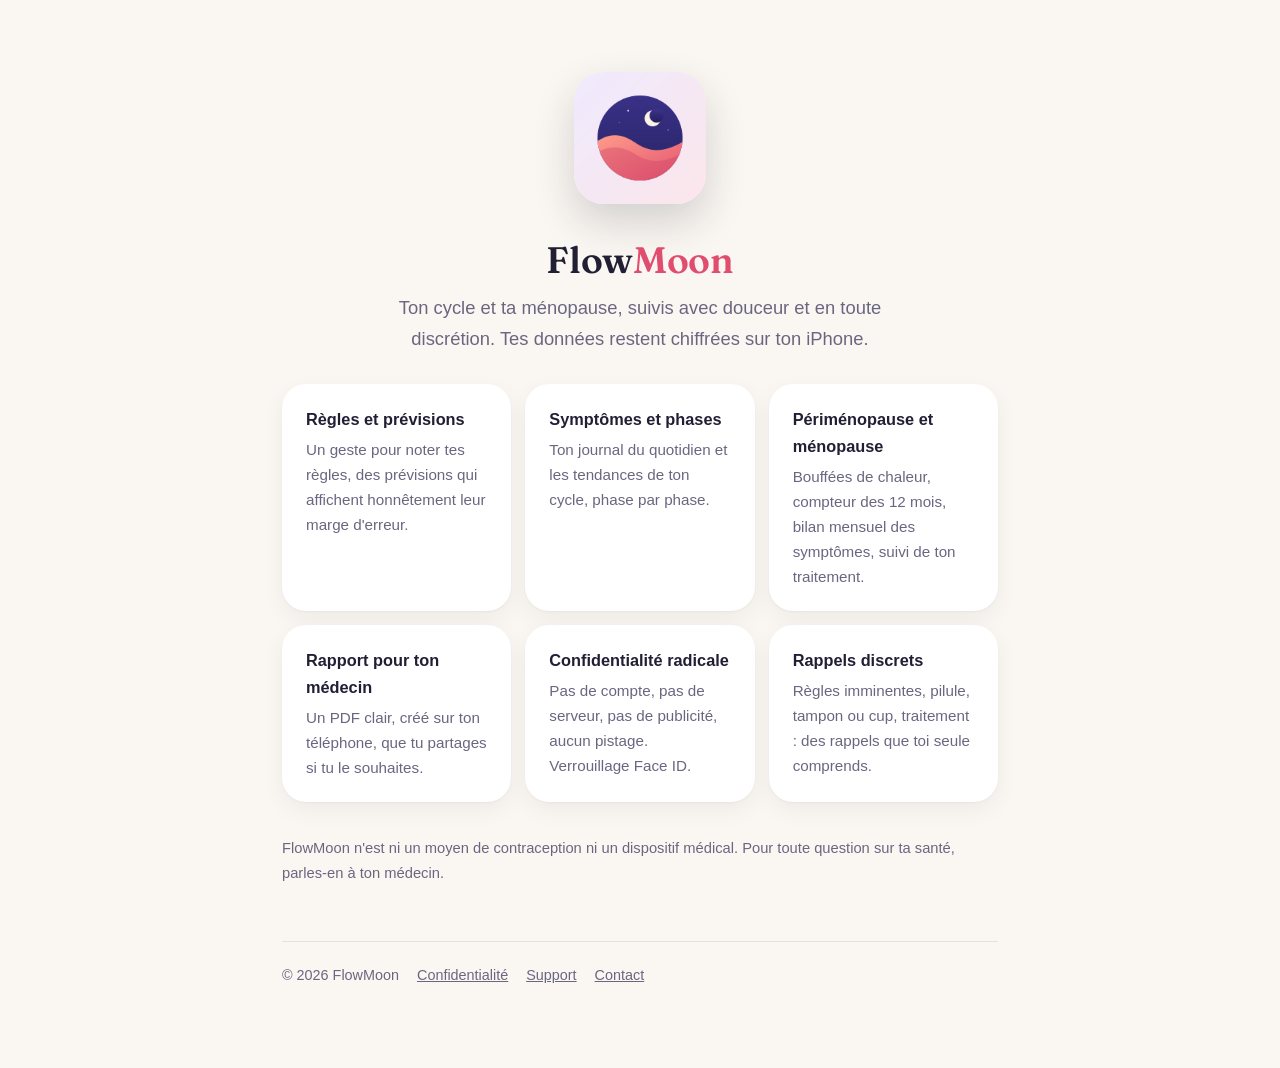
<file: index.html>
<!doctype html>
<html lang="fr">
<head>
<meta charset="utf-8">
<meta name="viewport" content="width=device-width, initial-scale=1">
<title>FlowMoon, ton cycle et ta ménopause en toute discrétion</title>
<meta name="description" content="FlowMoon suit tes règles, ton cycle, tes symptômes et ta ménopause. Tes données restent chiffrées sur ton iPhone : pas de compte, pas de serveur, pas de pistage.">
<link rel="icon" href="favicon.svg" type="image/svg+xml">
<link rel="apple-touch-icon" href="apple-touch-icon.png">
<link rel="stylesheet" href="assets/site.css">
</head>
<body>
<main>
  <section class="hero">
    <img class="icon" src="apple-touch-icon.png" alt="Icône de FlowMoon">
    <h1 style="margin-top:26px">Flow<span style="color:var(--coral)">Moon</span></h1>
    <p class="lead">Ton cycle et ta ménopause, suivis avec douceur et en toute discrétion. Tes données restent chiffrées sur ton iPhone.</p>
  </section>

  <div class="grid">
    <div class="card"><h3>Règles et prévisions</h3><p>Un geste pour noter tes règles, des prévisions qui affichent honnêtement leur marge d'erreur.</p></div>
    <div class="card"><h3>Symptômes et phases</h3><p>Ton journal du quotidien et les tendances de ton cycle, phase par phase.</p></div>
    <div class="card"><h3>Périménopause et ménopause</h3><p>Bouffées de chaleur, compteur des 12 mois, bilan mensuel des symptômes, suivi de ton traitement.</p></div>
    <div class="card"><h3>Rapport pour ton médecin</h3><p>Un PDF clair, créé sur ton téléphone, que tu partages si tu le souhaites.</p></div>
    <div class="card"><h3>Confidentialité radicale</h3><p>Pas de compte, pas de serveur, pas de publicité, aucun pistage. Verrouillage Face ID.</p></div>
    <div class="card"><h3>Rappels discrets</h3><p>Règles imminentes, pilule, tampon ou cup, traitement : des rappels que toi seule comprends.</p></div>
  </div>

  <p style="margin-top:34px;font-size:.92rem">FlowMoon n'est ni un moyen de contraception ni un dispositif médical. Pour toute question sur ta santé, parles-en à ton médecin.</p>

  <footer>
    <span>© 2026 FlowMoon</span>
    <a href="privacy.html">Confidentialité</a>
    <a href="support.html">Support</a>
    <a href="mailto:neousaxis@gmail.com">Contact</a>
  </footer>
</main>
</body>
</html>
</file>
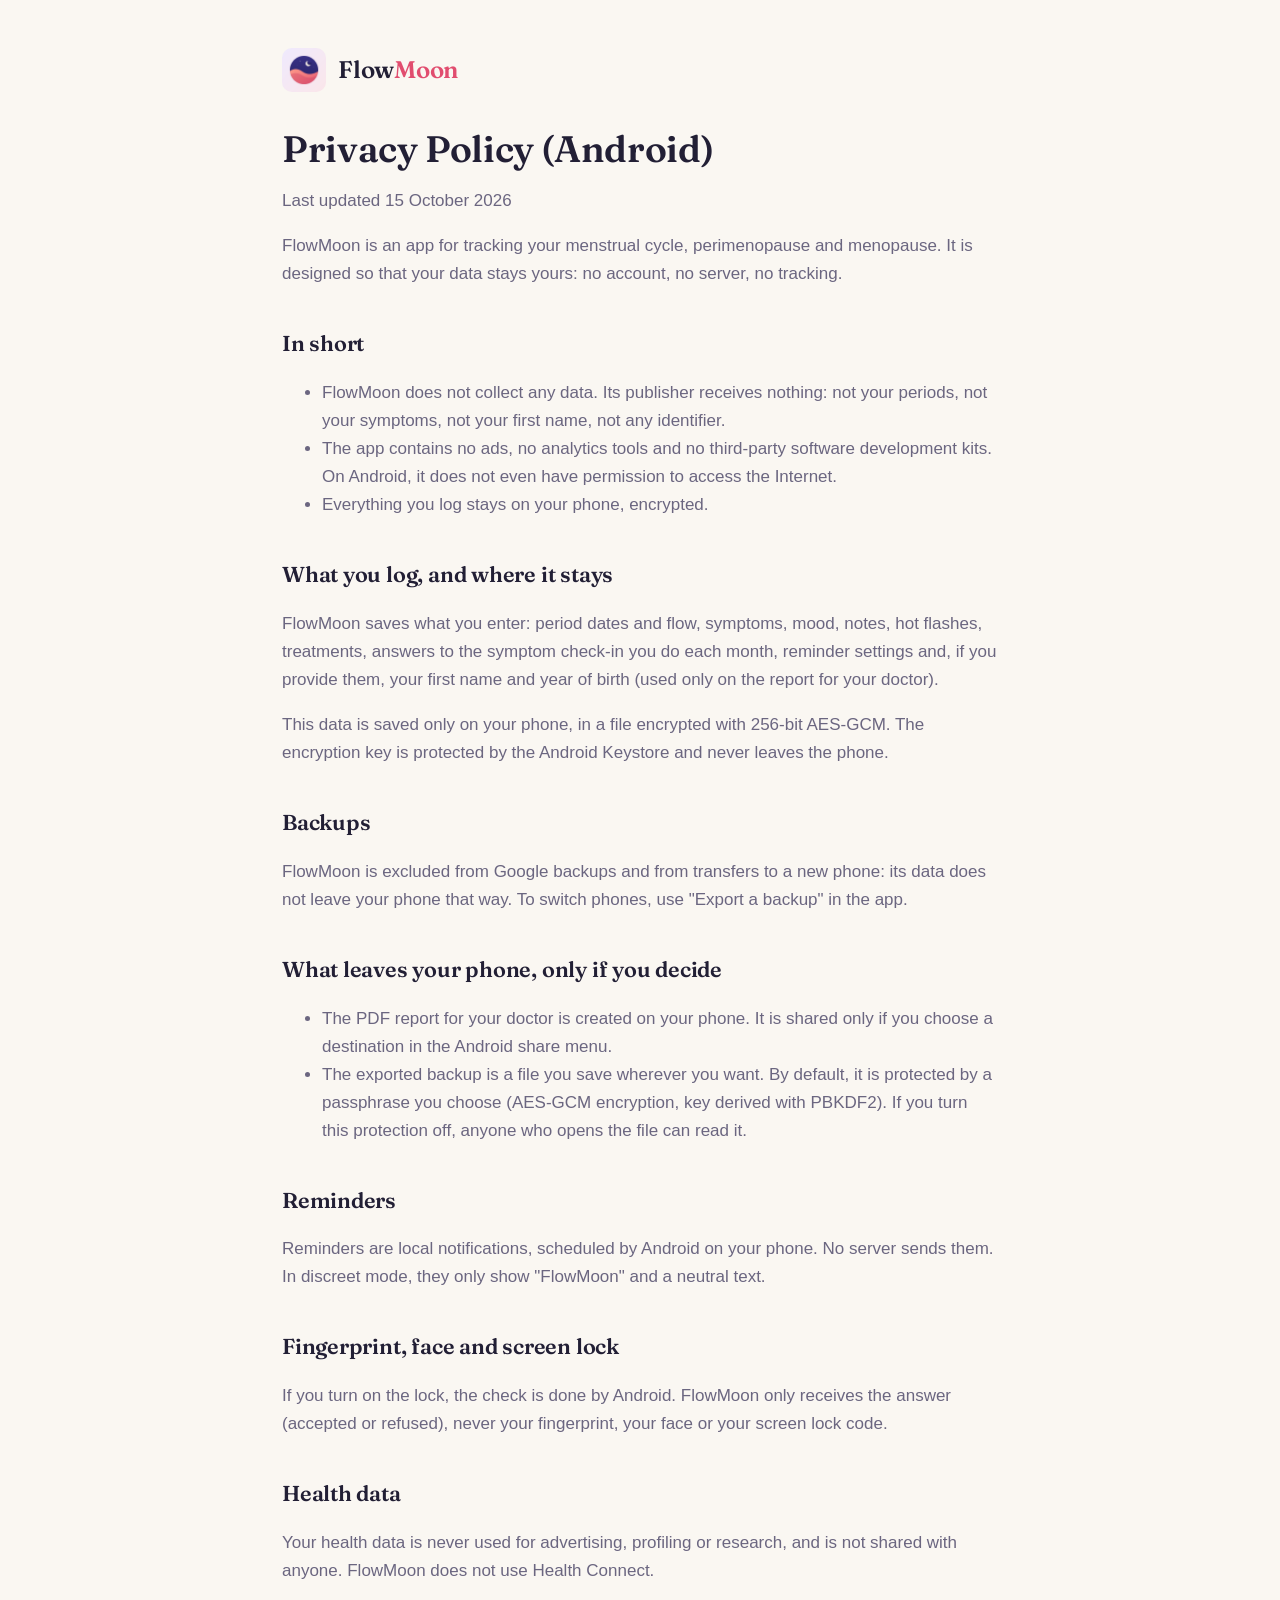
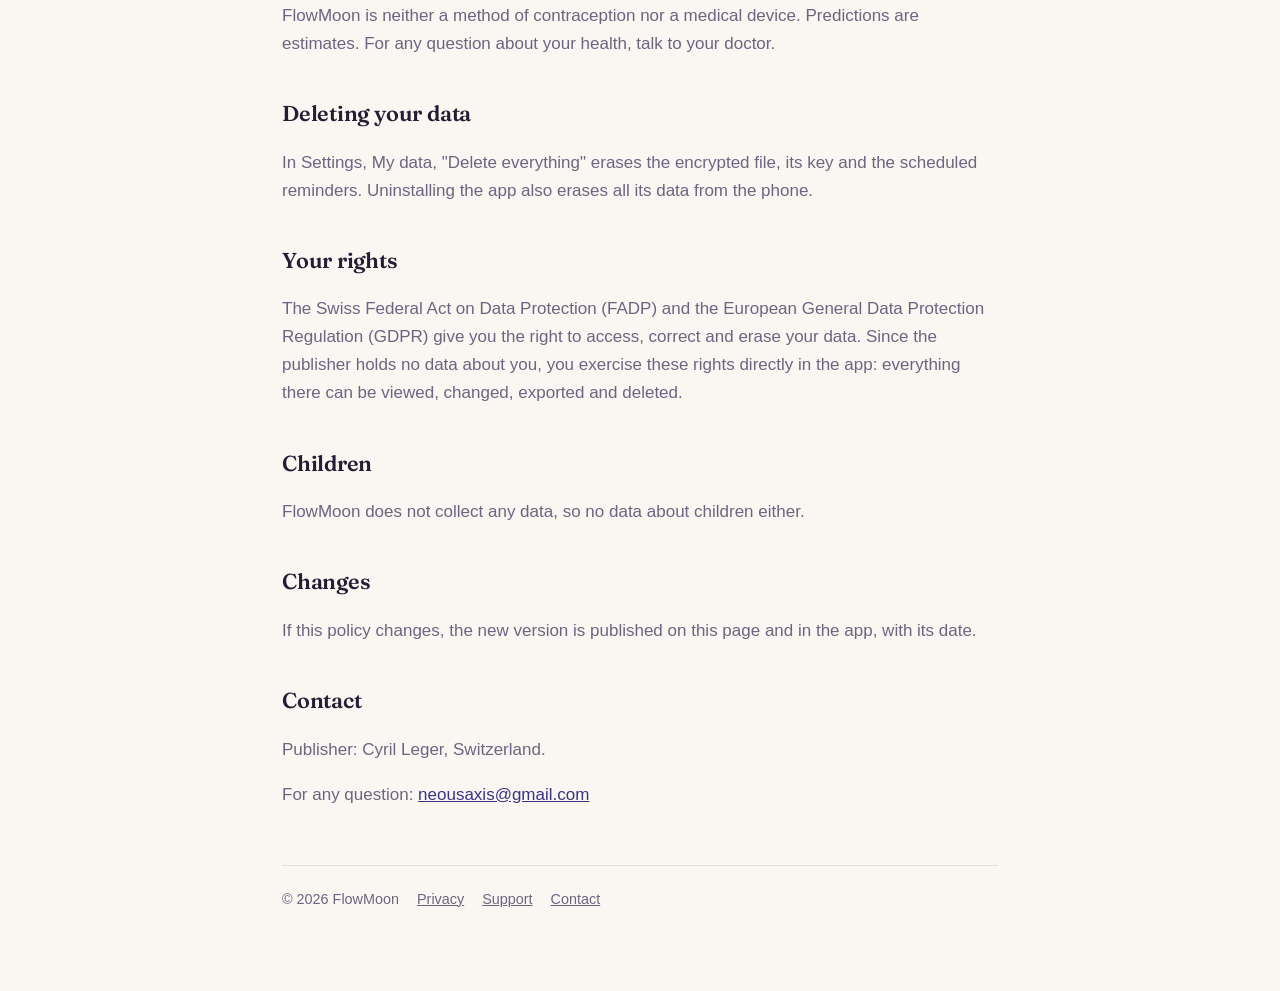
<file: privacy-android-en.html>
<!doctype html>
<html lang="en">
<head>
<meta charset="utf-8">
<meta name="viewport" content="width=device-width, initial-scale=1">
<title>FlowMoon, privacy policy (android)</title>
<link rel="icon" href="favicon.svg" type="image/svg+xml">
<link rel="apple-touch-icon" href="apple-touch-icon.png">
<link rel="stylesheet" href="assets/site.css">
</head>
<body>
<main>
<header class="top"><img src="apple-touch-icon.png" alt=""><a class="brand" href="./">Flow<span>Moon</span></a></header>
<h1>Privacy Policy (Android)</h1>
<p>Last updated 15 October 2026</p>
<p>FlowMoon is an app for tracking your menstrual cycle, perimenopause and menopause. It is designed so that your data stays yours: no account, no server, no tracking.</p>
<h2>In short</h2>
<ul><li>FlowMoon does not collect any data. Its publisher receives nothing: not your periods, not your symptoms, not your first name, not any identifier.</li><li>The app contains no ads, no analytics tools and no third-party software development kits. On Android, it does not even have permission to access the Internet.</li><li>Everything you log stays on your phone, encrypted.</li></ul>
<h2>What you log, and where it stays</h2>
<p>FlowMoon saves what you enter: period dates and flow, symptoms, mood, notes, hot flashes, treatments, answers to the symptom check-in you do each month, reminder settings and, if you provide them, your first name and year of birth (used only on the report for your doctor).</p>
<p>This data is saved only on your phone, in a file encrypted with 256-bit AES-GCM. The encryption key is protected by the Android Keystore and never leaves the phone.</p>
<h2>Backups</h2>
<p>FlowMoon is excluded from Google backups and from transfers to a new phone: its data does not leave your phone that way. To switch phones, use &quot;Export a backup&quot; in the app.</p>
<h2>What leaves your phone, only if you decide</h2>
<ul><li>The PDF report for your doctor is created on your phone. It is shared only if you choose a destination in the Android share menu.</li><li>The exported backup is a file you save wherever you want. By default, it is protected by a passphrase you choose (AES-GCM encryption, key derived with PBKDF2). If you turn this protection off, anyone who opens the file can read it.</li></ul>
<h2>Reminders</h2>
<p>Reminders are local notifications, scheduled by Android on your phone. No server sends them. In discreet mode, they only show &quot;FlowMoon&quot; and a neutral text.</p>
<h2>Fingerprint, face and screen lock</h2>
<p>If you turn on the lock, the check is done by Android. FlowMoon only receives the answer (accepted or refused), never your fingerprint, your face or your screen lock code.</p>
<h2>Health data</h2>
<p>Your health data is never used for advertising, profiling or research, and is not shared with anyone. FlowMoon does not use Health Connect.</p>
<p>FlowMoon is neither a method of contraception nor a medical device. Predictions are estimates. For any question about your health, talk to your doctor.</p>
<h2>Deleting your data</h2>
<p>In Settings, My data, &quot;Delete everything&quot; erases the encrypted file, its key and the scheduled reminders. Uninstalling the app also erases all its data from the phone.</p>
<h2>Your rights</h2>
<p>The Swiss Federal Act on Data Protection (FADP) and the European General Data Protection Regulation (GDPR) give you the right to access, correct and erase your data. Since the publisher holds no data about you, you exercise these rights directly in the app: everything there can be viewed, changed, exported and deleted.</p>
<h2>Children</h2>
<p>FlowMoon does not collect any data, so no data about children either.</p>
<h2>Changes</h2>
<p>If this policy changes, the new version is published on this page and in the app, with its date.</p>
<h2>Contact</h2>
<p>Publisher: Cyril Leger, Switzerland.</p>
<p>For any question: <a href="mailto:neousaxis@gmail.com">neousaxis@gmail.com</a></p>
<footer>
<span>© 2026 FlowMoon</span>
<a href="privacy-android-en.html">Privacy</a>
<a href="support-android-en.html">Support</a>
<a href="mailto:neousaxis@gmail.com">Contact</a>
</footer>
</main>
</body>
</html>
</file>
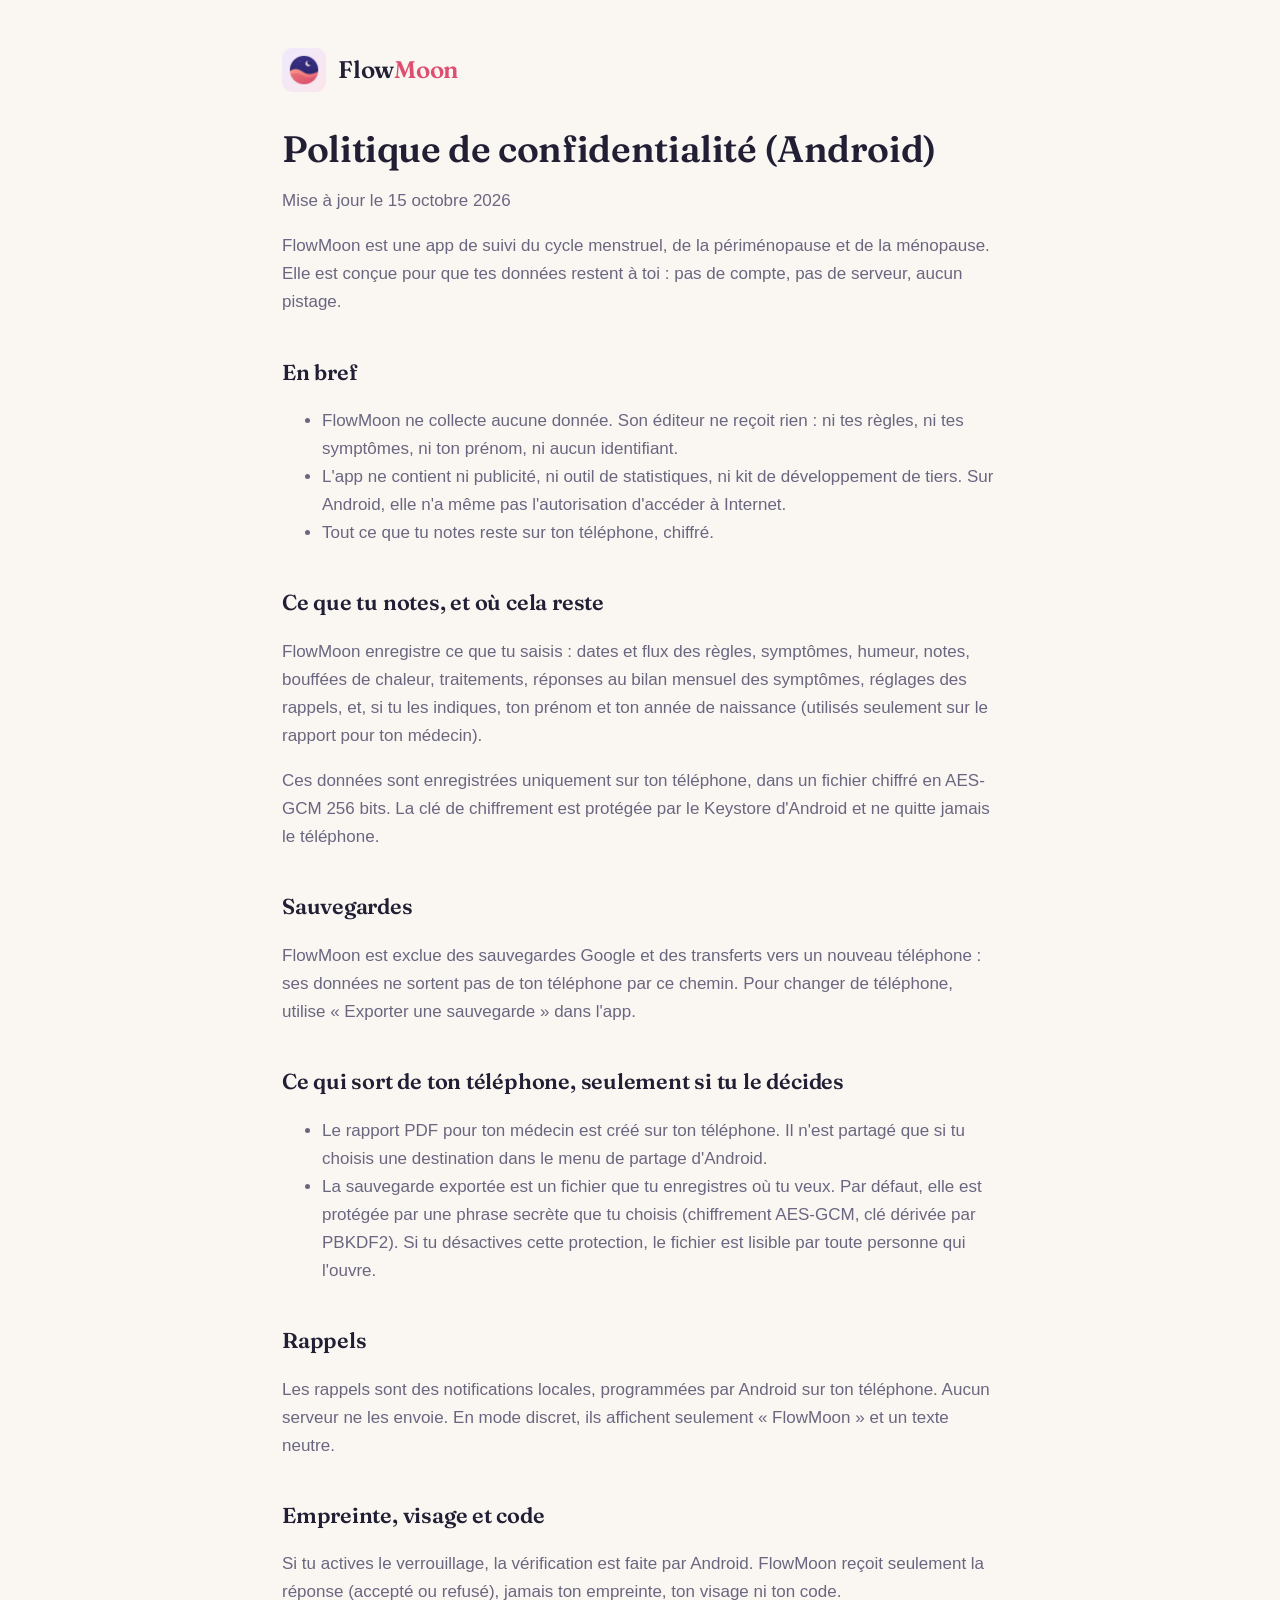
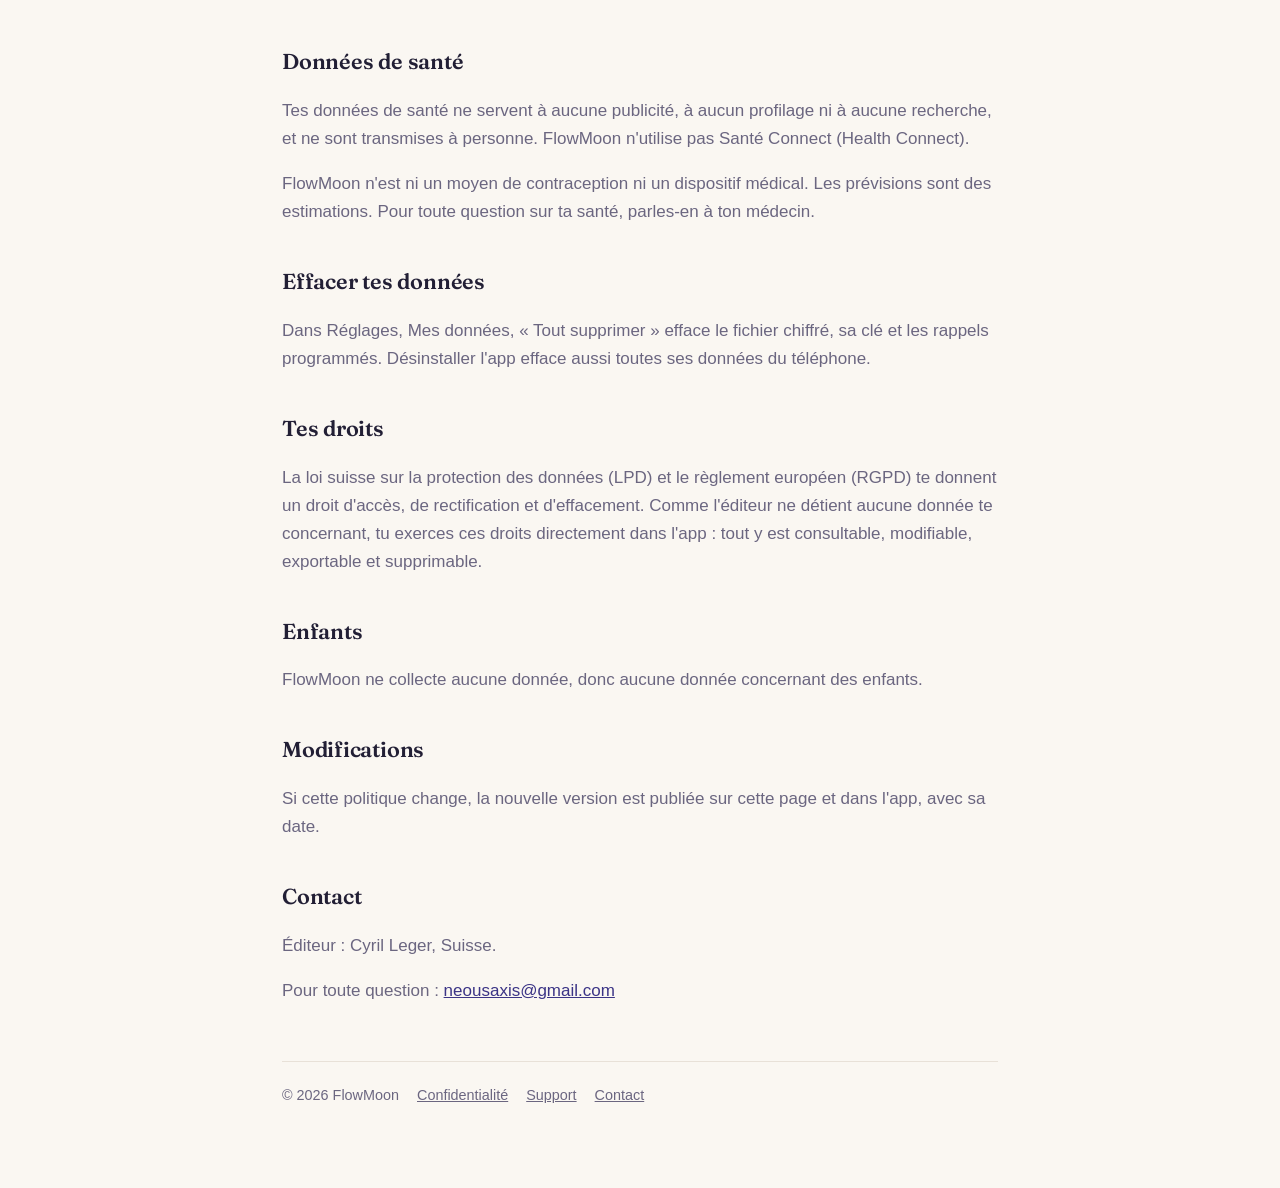
<file: privacy-android.html>
<!doctype html>
<html lang="fr">
<head>
<meta charset="utf-8">
<meta name="viewport" content="width=device-width, initial-scale=1">
<title>FlowMoon, politique de confidentialité (android)</title>
<link rel="icon" href="favicon.svg" type="image/svg+xml">
<link rel="apple-touch-icon" href="apple-touch-icon.png">
<link rel="stylesheet" href="assets/site.css">
</head>
<body>
<main>
<header class="top"><img src="apple-touch-icon.png" alt=""><a class="brand" href="./">Flow<span>Moon</span></a></header>
<h1>Politique de confidentialité (Android)</h1>
<p>Mise à jour le 15 octobre 2026</p>
<p>FlowMoon est une app de suivi du cycle menstruel, de la périménopause et de la ménopause. Elle est conçue pour que tes données restent à toi : pas de compte, pas de serveur, aucun pistage.</p>
<h2>En bref</h2>
<ul><li>FlowMoon ne collecte aucune donnée. Son éditeur ne reçoit rien : ni tes règles, ni tes symptômes, ni ton prénom, ni aucun identifiant.</li><li>L'app ne contient ni publicité, ni outil de statistiques, ni kit de développement de tiers. Sur Android, elle n'a même pas l'autorisation d'accéder à Internet.</li><li>Tout ce que tu notes reste sur ton téléphone, chiffré.</li></ul>
<h2>Ce que tu notes, et où cela reste</h2>
<p>FlowMoon enregistre ce que tu saisis : dates et flux des règles, symptômes, humeur, notes, bouffées de chaleur, traitements, réponses au bilan mensuel des symptômes, réglages des rappels, et, si tu les indiques, ton prénom et ton année de naissance (utilisés seulement sur le rapport pour ton médecin).</p>
<p>Ces données sont enregistrées uniquement sur ton téléphone, dans un fichier chiffré en AES-GCM 256 bits. La clé de chiffrement est protégée par le Keystore d'Android et ne quitte jamais le téléphone.</p>
<h2>Sauvegardes</h2>
<p>FlowMoon est exclue des sauvegardes Google et des transferts vers un nouveau téléphone : ses données ne sortent pas de ton téléphone par ce chemin. Pour changer de téléphone, utilise « Exporter une sauvegarde » dans l'app.</p>
<h2>Ce qui sort de ton téléphone, seulement si tu le décides</h2>
<ul><li>Le rapport PDF pour ton médecin est créé sur ton téléphone. Il n'est partagé que si tu choisis une destination dans le menu de partage d'Android.</li><li>La sauvegarde exportée est un fichier que tu enregistres où tu veux. Par défaut, elle est protégée par une phrase secrète que tu choisis (chiffrement AES-GCM, clé dérivée par PBKDF2). Si tu désactives cette protection, le fichier est lisible par toute personne qui l'ouvre.</li></ul>
<h2>Rappels</h2>
<p>Les rappels sont des notifications locales, programmées par Android sur ton téléphone. Aucun serveur ne les envoie. En mode discret, ils affichent seulement « FlowMoon » et un texte neutre.</p>
<h2>Empreinte, visage et code</h2>
<p>Si tu actives le verrouillage, la vérification est faite par Android. FlowMoon reçoit seulement la réponse (accepté ou refusé), jamais ton empreinte, ton visage ni ton code.</p>
<h2>Données de santé</h2>
<p>Tes données de santé ne servent à aucune publicité, à aucun profilage ni à aucune recherche, et ne sont transmises à personne. FlowMoon n'utilise pas Santé Connect (Health Connect).</p>
<p>FlowMoon n'est ni un moyen de contraception ni un dispositif médical. Les prévisions sont des estimations. Pour toute question sur ta santé, parles-en à ton médecin.</p>
<h2>Effacer tes données</h2>
<p>Dans Réglages, Mes données, « Tout supprimer » efface le fichier chiffré, sa clé et les rappels programmés. Désinstaller l'app efface aussi toutes ses données du téléphone.</p>
<h2>Tes droits</h2>
<p>La loi suisse sur la protection des données (LPD) et le règlement européen (RGPD) te donnent un droit d'accès, de rectification et d'effacement. Comme l'éditeur ne détient aucune donnée te concernant, tu exerces ces droits directement dans l'app : tout y est consultable, modifiable, exportable et supprimable.</p>
<h2>Enfants</h2>
<p>FlowMoon ne collecte aucune donnée, donc aucune donnée concernant des enfants.</p>
<h2>Modifications</h2>
<p>Si cette politique change, la nouvelle version est publiée sur cette page et dans l'app, avec sa date.</p>
<h2>Contact</h2>
<p>Éditeur : Cyril Leger, Suisse.</p>
<p>Pour toute question : <a href="mailto:neousaxis@gmail.com">neousaxis@gmail.com</a></p>
<footer>
<span>© 2026 FlowMoon</span>
<a href="privacy-android.html">Confidentialité</a>
<a href="support-android.html">Support</a>
<a href="mailto:neousaxis@gmail.com">Contact</a>
</footer>
</main>
</body>
</html>
</file>
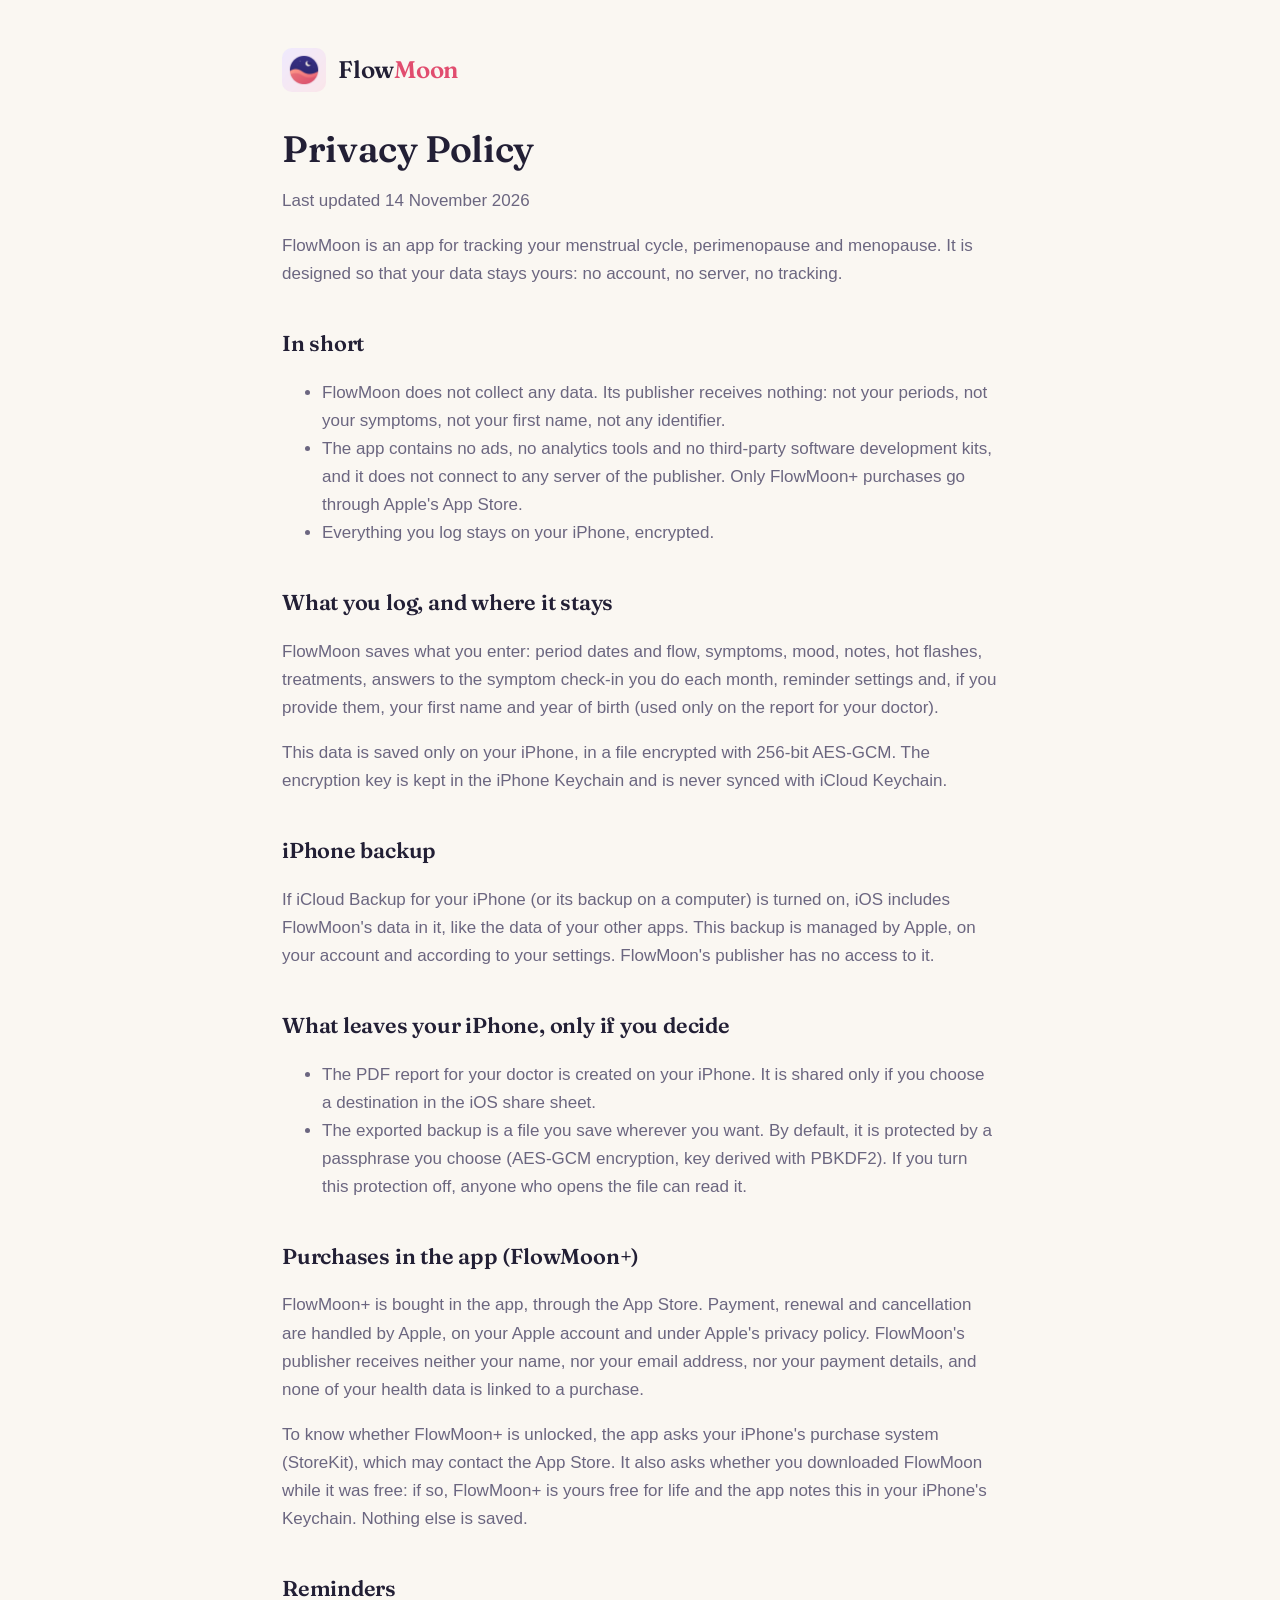
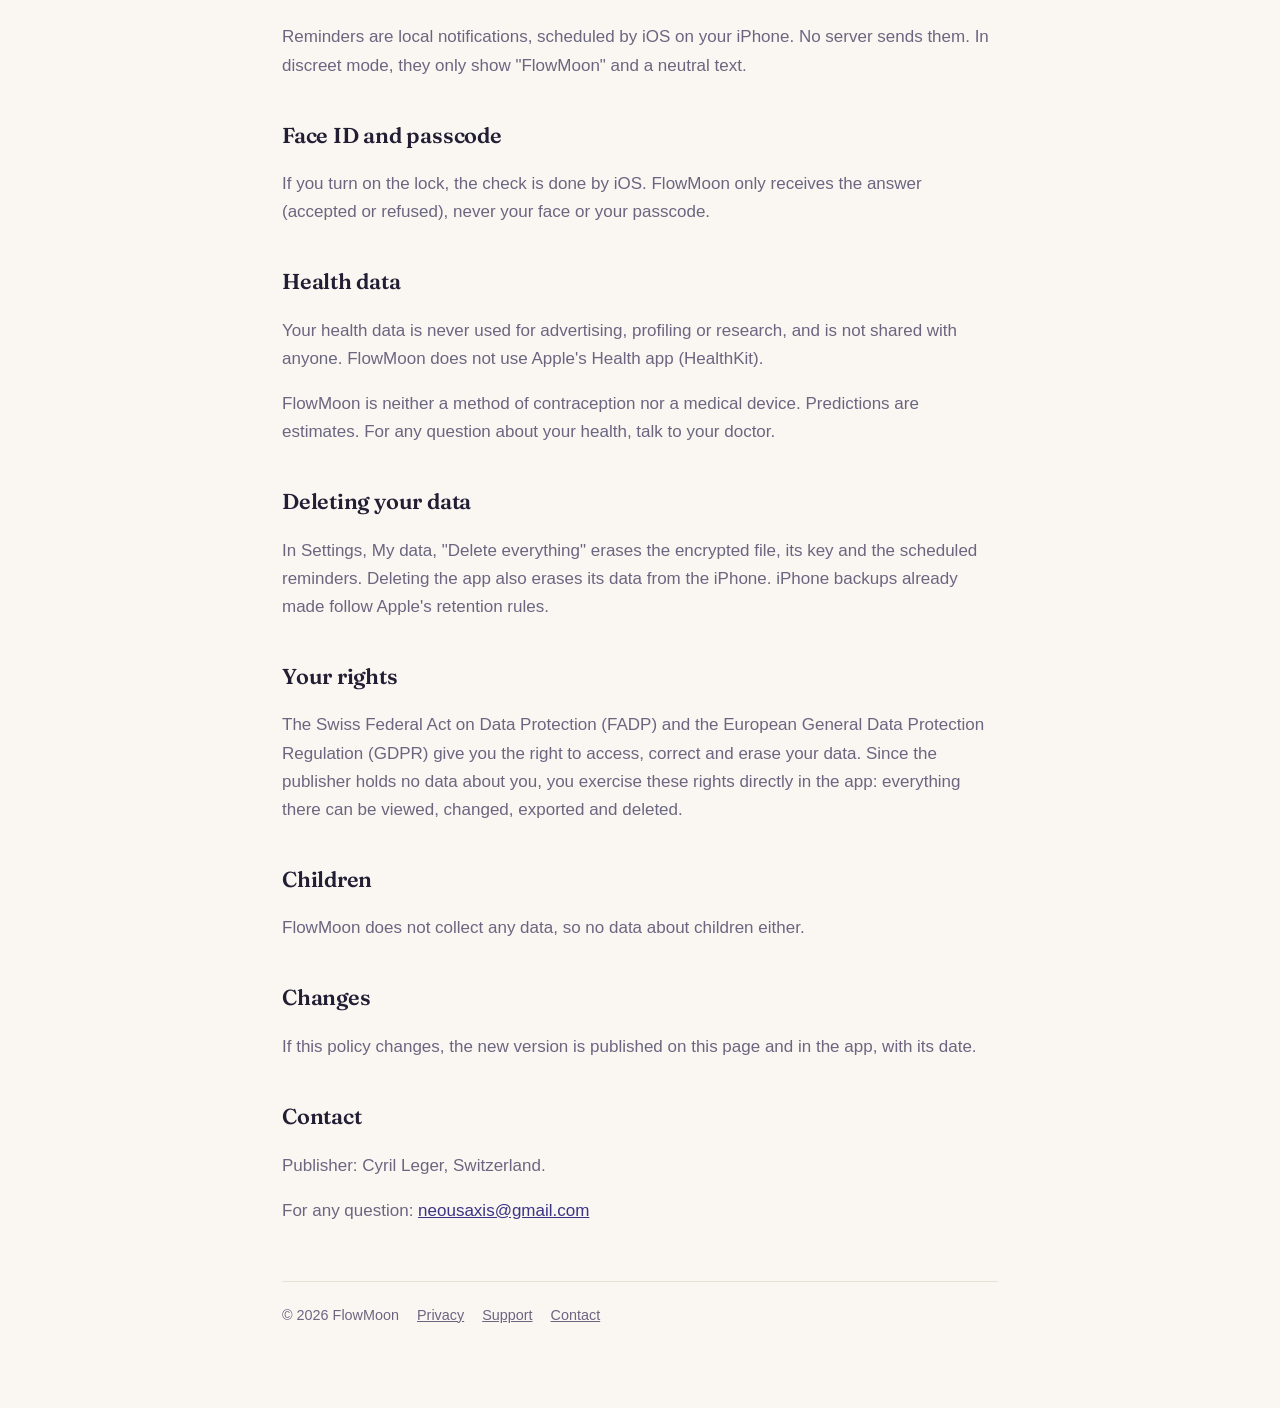
<file: privacy-en.html>
<!doctype html>
<html lang="en">
<head>
<meta charset="utf-8">
<meta name="viewport" content="width=device-width, initial-scale=1">
<title>FlowMoon, privacy policy</title>
<link rel="icon" href="favicon.svg" type="image/svg+xml">
<link rel="apple-touch-icon" href="apple-touch-icon.png">
<link rel="stylesheet" href="assets/site.css">
</head>
<body>
<main>
<header class="top"><img src="apple-touch-icon.png" alt=""><a class="brand" href="./">Flow<span>Moon</span></a></header>
<h1>Privacy Policy</h1>
<p>Last updated 14 November 2026</p>
<p>FlowMoon is an app for tracking your menstrual cycle, perimenopause and menopause. It is designed so that your data stays yours: no account, no server, no tracking.</p>
<h2>In short</h2>
<ul><li>FlowMoon does not collect any data. Its publisher receives nothing: not your periods, not your symptoms, not your first name, not any identifier.</li><li>The app contains no ads, no analytics tools and no third-party software development kits, and it does not connect to any server of the publisher. Only FlowMoon+ purchases go through Apple's App Store.</li><li>Everything you log stays on your iPhone, encrypted.</li></ul>
<h2>What you log, and where it stays</h2>
<p>FlowMoon saves what you enter: period dates and flow, symptoms, mood, notes, hot flashes, treatments, answers to the symptom check-in you do each month, reminder settings and, if you provide them, your first name and year of birth (used only on the report for your doctor).</p>
<p>This data is saved only on your iPhone, in a file encrypted with 256-bit AES-GCM. The encryption key is kept in the iPhone Keychain and is never synced with iCloud Keychain.</p>
<h2>iPhone backup</h2>
<p>If iCloud Backup for your iPhone (or its backup on a computer) is turned on, iOS includes FlowMoon's data in it, like the data of your other apps. This backup is managed by Apple, on your account and according to your settings. FlowMoon's publisher has no access to it.</p>
<h2>What leaves your iPhone, only if you decide</h2>
<ul><li>The PDF report for your doctor is created on your iPhone. It is shared only if you choose a destination in the iOS share sheet.</li><li>The exported backup is a file you save wherever you want. By default, it is protected by a passphrase you choose (AES-GCM encryption, key derived with PBKDF2). If you turn this protection off, anyone who opens the file can read it.</li></ul>
<h2>Purchases in the app (FlowMoon+)</h2>
<p>FlowMoon+ is bought in the app, through the App Store. Payment, renewal and cancellation are handled by Apple, on your Apple account and under Apple's privacy policy. FlowMoon's publisher receives neither your name, nor your email address, nor your payment details, and none of your health data is linked to a purchase.</p>
<p>To know whether FlowMoon+ is unlocked, the app asks your iPhone's purchase system (StoreKit), which may contact the App Store. It also asks whether you downloaded FlowMoon while it was free: if so, FlowMoon+ is yours free for life and the app notes this in your iPhone's Keychain. Nothing else is saved.</p>
<h2>Reminders</h2>
<p>Reminders are local notifications, scheduled by iOS on your iPhone. No server sends them. In discreet mode, they only show &quot;FlowMoon&quot; and a neutral text.</p>
<h2>Face ID and passcode</h2>
<p>If you turn on the lock, the check is done by iOS. FlowMoon only receives the answer (accepted or refused), never your face or your passcode.</p>
<h2>Health data</h2>
<p>Your health data is never used for advertising, profiling or research, and is not shared with anyone. FlowMoon does not use Apple's Health app (HealthKit).</p>
<p>FlowMoon is neither a method of contraception nor a medical device. Predictions are estimates. For any question about your health, talk to your doctor.</p>
<h2>Deleting your data</h2>
<p>In Settings, My data, &quot;Delete everything&quot; erases the encrypted file, its key and the scheduled reminders. Deleting the app also erases its data from the iPhone. iPhone backups already made follow Apple's retention rules.</p>
<h2>Your rights</h2>
<p>The Swiss Federal Act on Data Protection (FADP) and the European General Data Protection Regulation (GDPR) give you the right to access, correct and erase your data. Since the publisher holds no data about you, you exercise these rights directly in the app: everything there can be viewed, changed, exported and deleted.</p>
<h2>Children</h2>
<p>FlowMoon does not collect any data, so no data about children either.</p>
<h2>Changes</h2>
<p>If this policy changes, the new version is published on this page and in the app, with its date.</p>
<h2>Contact</h2>
<p>Publisher: Cyril Leger, Switzerland.</p>
<p>For any question: <a href="mailto:neousaxis@gmail.com">neousaxis@gmail.com</a></p>
<footer>
<span>© 2026 FlowMoon</span>
<a href="privacy-en.html">Privacy</a>
<a href="support-en.html">Support</a>
<a href="mailto:neousaxis@gmail.com">Contact</a>
</footer>
</main>
</body>
</html>
</file>
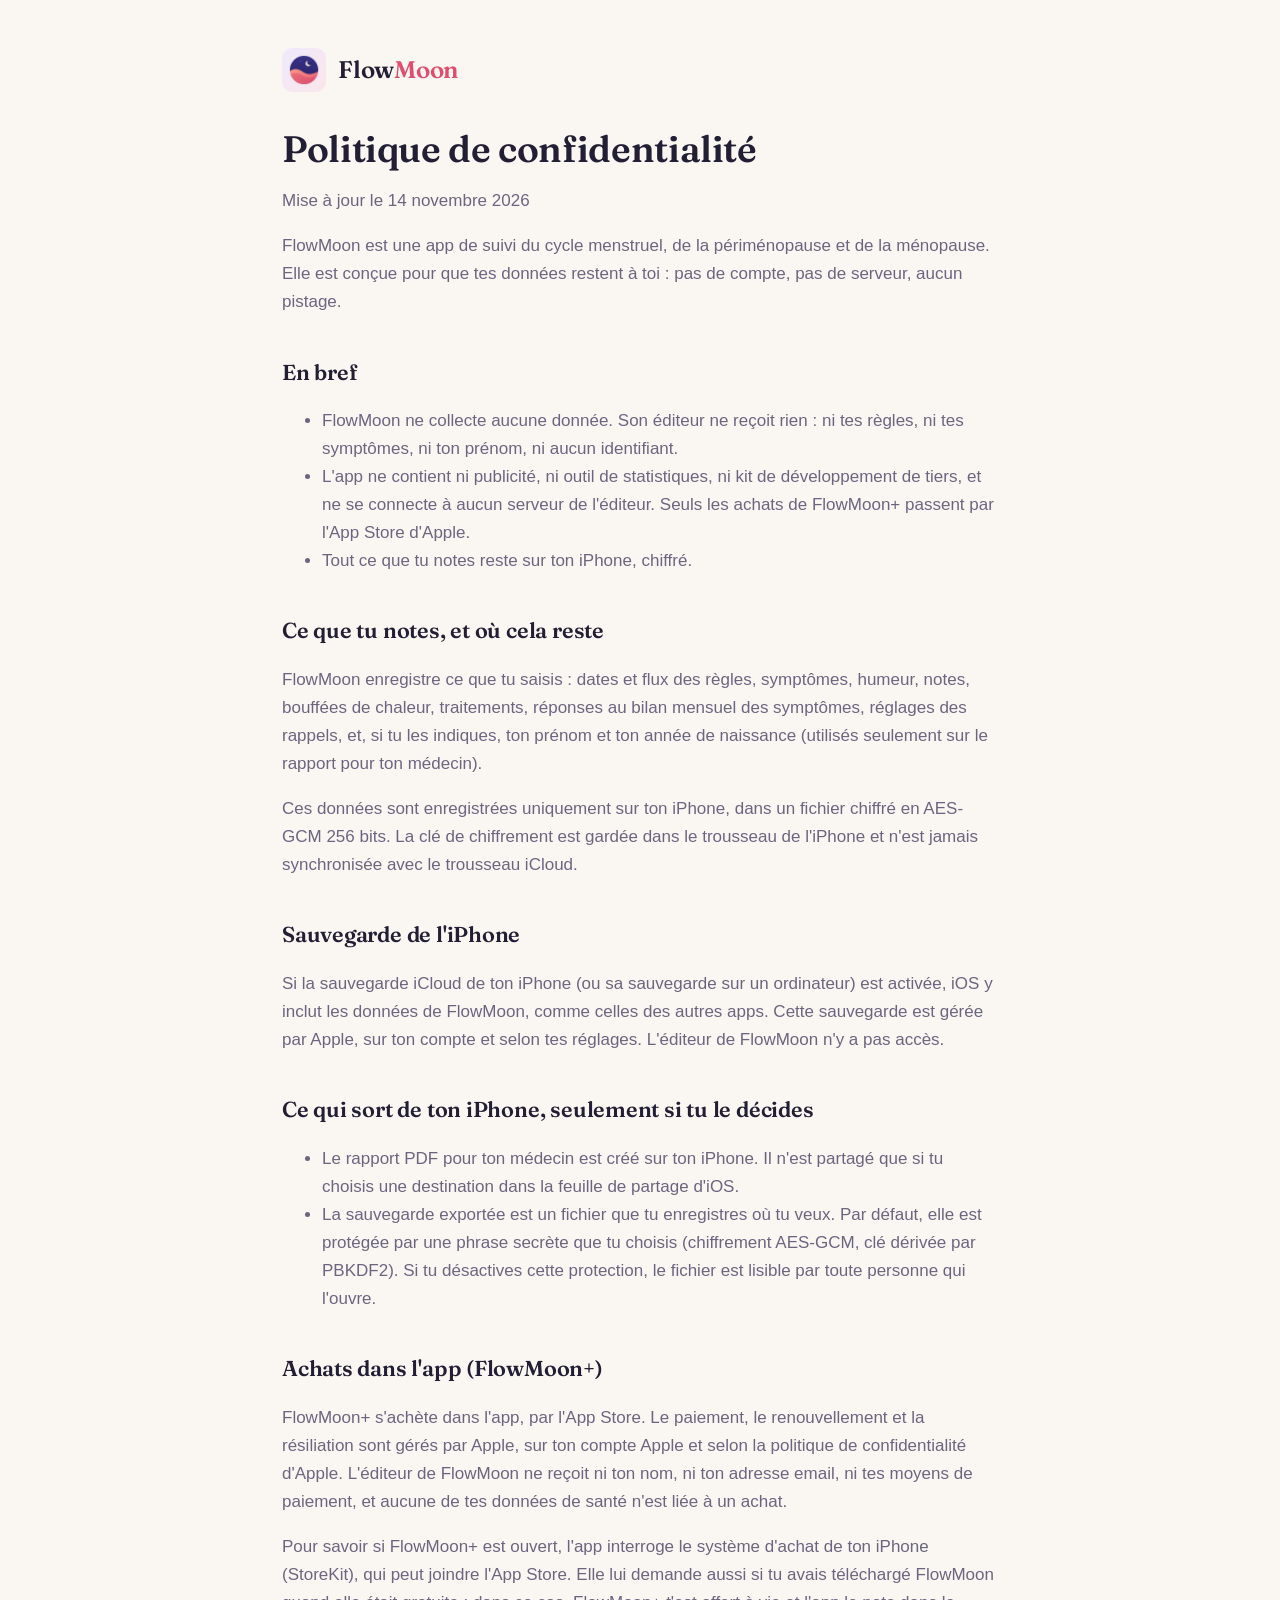
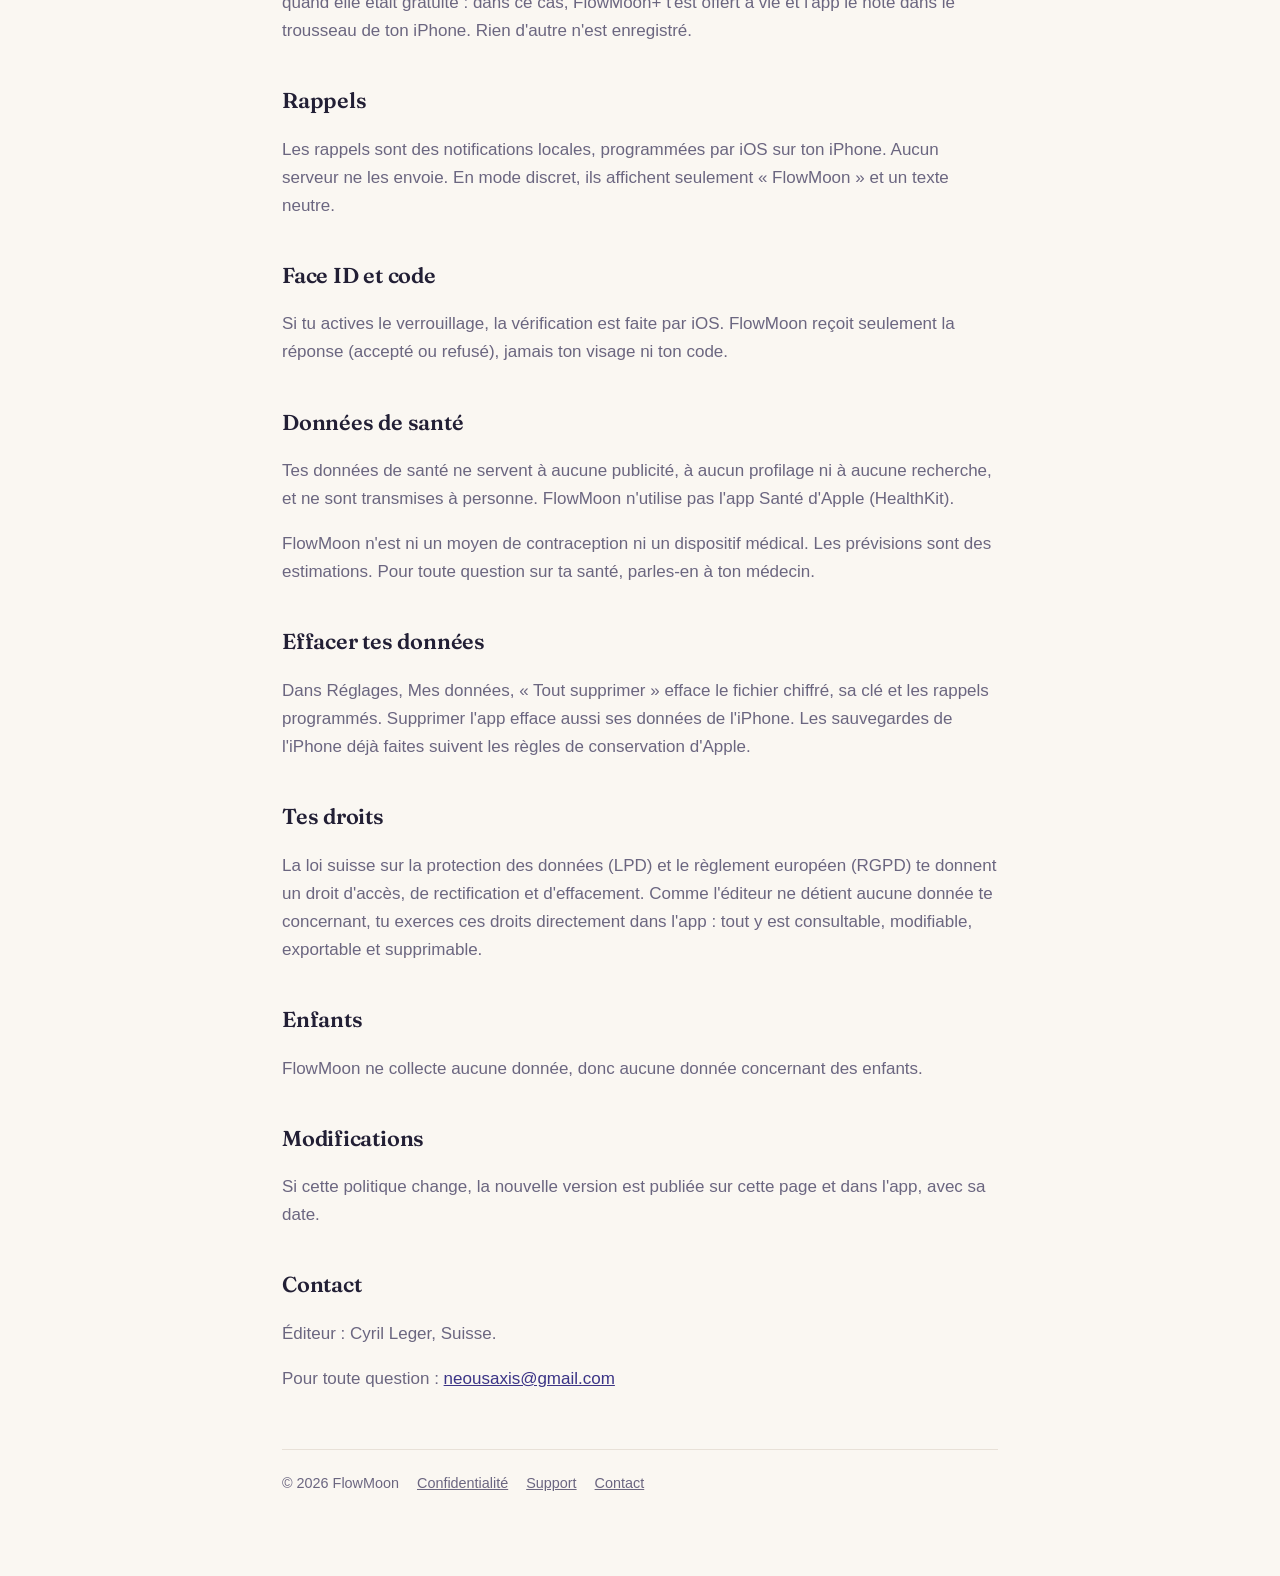
<file: privacy.html>
<!doctype html>
<html lang="fr">
<head>
<meta charset="utf-8">
<meta name="viewport" content="width=device-width, initial-scale=1">
<title>FlowMoon, politique de confidentialité</title>
<link rel="icon" href="favicon.svg" type="image/svg+xml">
<link rel="apple-touch-icon" href="apple-touch-icon.png">
<link rel="stylesheet" href="assets/site.css">
</head>
<body>
<main>
<header class="top"><img src="apple-touch-icon.png" alt=""><a class="brand" href="./">Flow<span>Moon</span></a></header>
<h1>Politique de confidentialité</h1>
<p>Mise à jour le 14 novembre 2026</p>
<p>FlowMoon est une app de suivi du cycle menstruel, de la périménopause et de la ménopause. Elle est conçue pour que tes données restent à toi : pas de compte, pas de serveur, aucun pistage.</p>
<h2>En bref</h2>
<ul><li>FlowMoon ne collecte aucune donnée. Son éditeur ne reçoit rien : ni tes règles, ni tes symptômes, ni ton prénom, ni aucun identifiant.</li><li>L'app ne contient ni publicité, ni outil de statistiques, ni kit de développement de tiers, et ne se connecte à aucun serveur de l'éditeur. Seuls les achats de FlowMoon+ passent par l'App Store d'Apple.</li><li>Tout ce que tu notes reste sur ton iPhone, chiffré.</li></ul>
<h2>Ce que tu notes, et où cela reste</h2>
<p>FlowMoon enregistre ce que tu saisis : dates et flux des règles, symptômes, humeur, notes, bouffées de chaleur, traitements, réponses au bilan mensuel des symptômes, réglages des rappels, et, si tu les indiques, ton prénom et ton année de naissance (utilisés seulement sur le rapport pour ton médecin).</p>
<p>Ces données sont enregistrées uniquement sur ton iPhone, dans un fichier chiffré en AES-GCM 256 bits. La clé de chiffrement est gardée dans le trousseau de l'iPhone et n'est jamais synchronisée avec le trousseau iCloud.</p>
<h2>Sauvegarde de l'iPhone</h2>
<p>Si la sauvegarde iCloud de ton iPhone (ou sa sauvegarde sur un ordinateur) est activée, iOS y inclut les données de FlowMoon, comme celles des autres apps. Cette sauvegarde est gérée par Apple, sur ton compte et selon tes réglages. L'éditeur de FlowMoon n'y a pas accès.</p>
<h2>Ce qui sort de ton iPhone, seulement si tu le décides</h2>
<ul><li>Le rapport PDF pour ton médecin est créé sur ton iPhone. Il n'est partagé que si tu choisis une destination dans la feuille de partage d'iOS.</li><li>La sauvegarde exportée est un fichier que tu enregistres où tu veux. Par défaut, elle est protégée par une phrase secrète que tu choisis (chiffrement AES-GCM, clé dérivée par PBKDF2). Si tu désactives cette protection, le fichier est lisible par toute personne qui l'ouvre.</li></ul>
<h2>Achats dans l'app (FlowMoon+)</h2>
<p>FlowMoon+ s'achète dans l'app, par l'App Store. Le paiement, le renouvellement et la résiliation sont gérés par Apple, sur ton compte Apple et selon la politique de confidentialité d'Apple. L'éditeur de FlowMoon ne reçoit ni ton nom, ni ton adresse email, ni tes moyens de paiement, et aucune de tes données de santé n'est liée à un achat.</p>
<p>Pour savoir si FlowMoon+ est ouvert, l'app interroge le système d'achat de ton iPhone (StoreKit), qui peut joindre l'App Store. Elle lui demande aussi si tu avais téléchargé FlowMoon quand elle était gratuite : dans ce cas, FlowMoon+ t'est offert à vie et l'app le note dans le trousseau de ton iPhone. Rien d'autre n'est enregistré.</p>
<h2>Rappels</h2>
<p>Les rappels sont des notifications locales, programmées par iOS sur ton iPhone. Aucun serveur ne les envoie. En mode discret, ils affichent seulement « FlowMoon » et un texte neutre.</p>
<h2>Face ID et code</h2>
<p>Si tu actives le verrouillage, la vérification est faite par iOS. FlowMoon reçoit seulement la réponse (accepté ou refusé), jamais ton visage ni ton code.</p>
<h2>Données de santé</h2>
<p>Tes données de santé ne servent à aucune publicité, à aucun profilage ni à aucune recherche, et ne sont transmises à personne. FlowMoon n'utilise pas l'app Santé d'Apple (HealthKit).</p>
<p>FlowMoon n'est ni un moyen de contraception ni un dispositif médical. Les prévisions sont des estimations. Pour toute question sur ta santé, parles-en à ton médecin.</p>
<h2>Effacer tes données</h2>
<p>Dans Réglages, Mes données, « Tout supprimer » efface le fichier chiffré, sa clé et les rappels programmés. Supprimer l'app efface aussi ses données de l'iPhone. Les sauvegardes de l'iPhone déjà faites suivent les règles de conservation d'Apple.</p>
<h2>Tes droits</h2>
<p>La loi suisse sur la protection des données (LPD) et le règlement européen (RGPD) te donnent un droit d'accès, de rectification et d'effacement. Comme l'éditeur ne détient aucune donnée te concernant, tu exerces ces droits directement dans l'app : tout y est consultable, modifiable, exportable et supprimable.</p>
<h2>Enfants</h2>
<p>FlowMoon ne collecte aucune donnée, donc aucune donnée concernant des enfants.</p>
<h2>Modifications</h2>
<p>Si cette politique change, la nouvelle version est publiée sur cette page et dans l'app, avec sa date.</p>
<h2>Contact</h2>
<p>Éditeur : Cyril Leger, Suisse.</p>
<p>Pour toute question : <a href="mailto:neousaxis@gmail.com">neousaxis@gmail.com</a></p>
<footer>
<span>© 2026 FlowMoon</span>
<a href="privacy.html">Confidentialité</a>
<a href="support.html">Support</a>
<a href="mailto:neousaxis@gmail.com">Contact</a>
</footer>
</main>
</body>
</html>
</file>
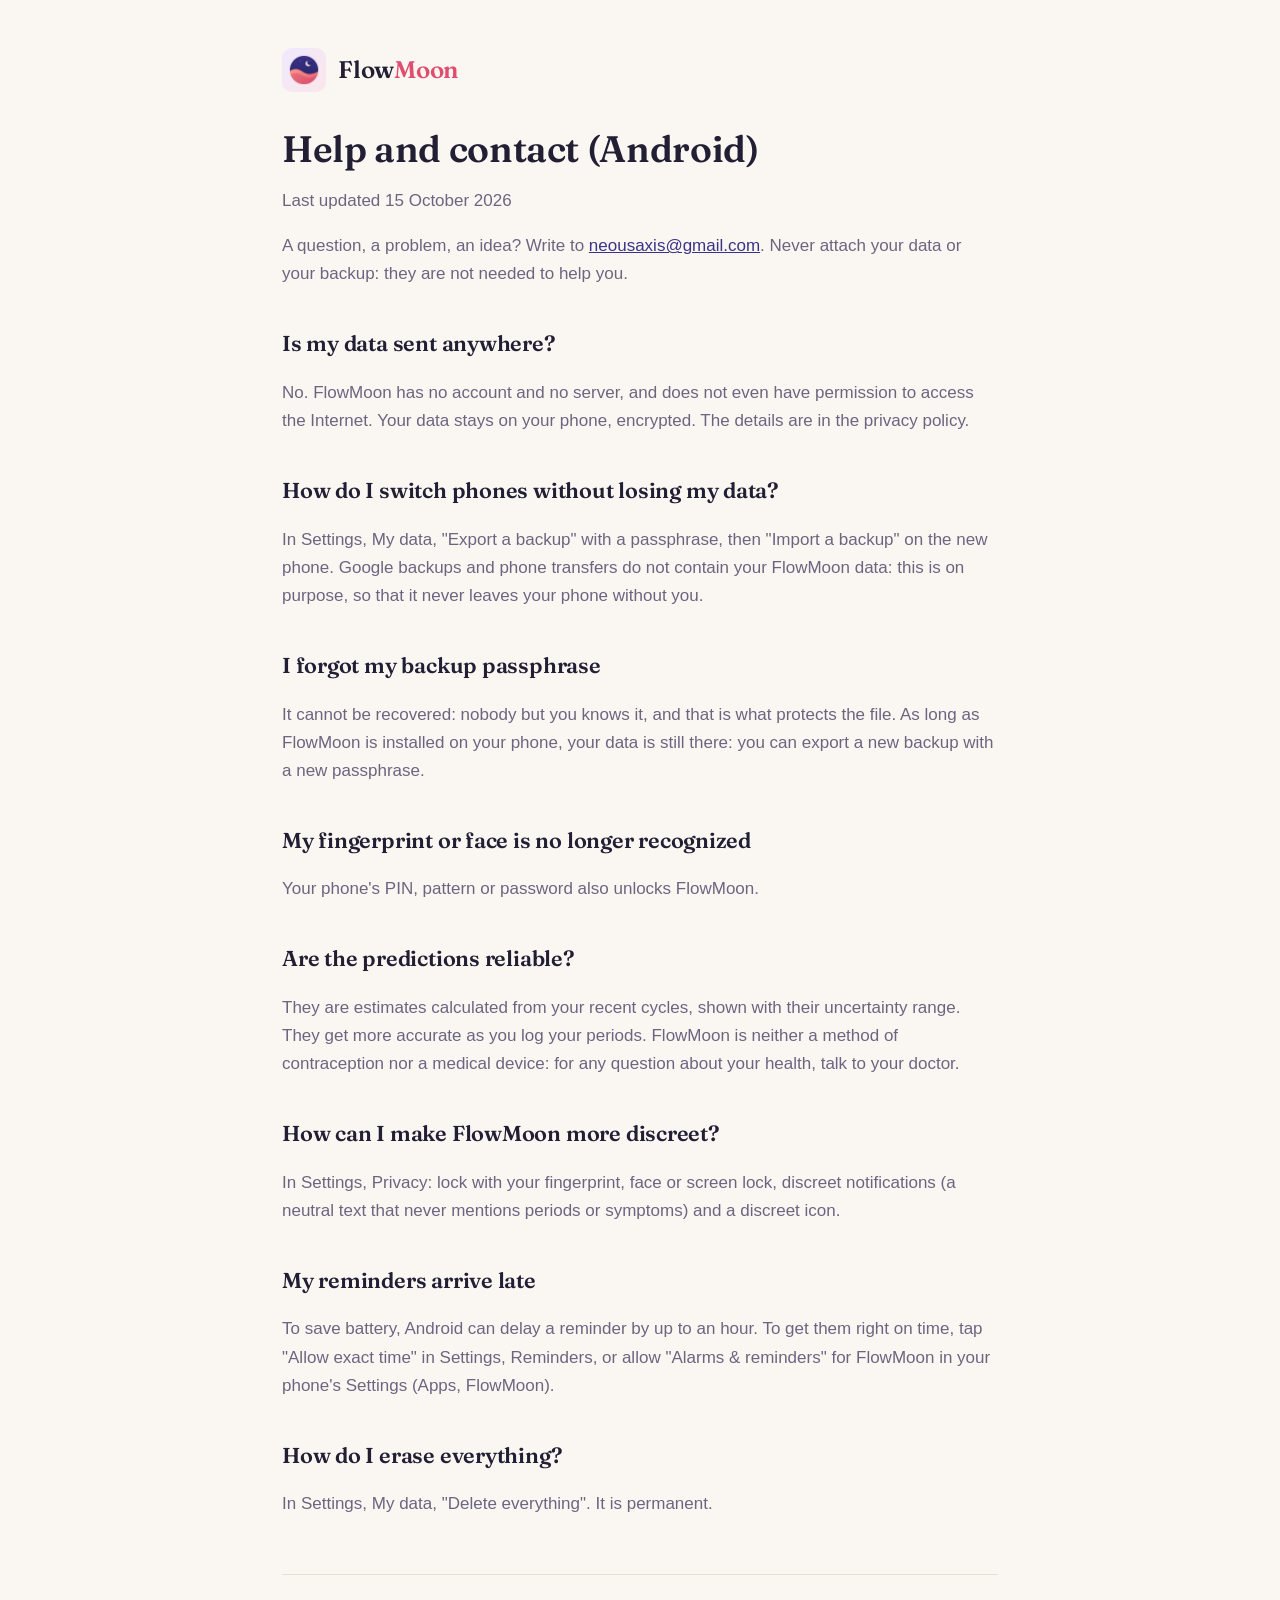
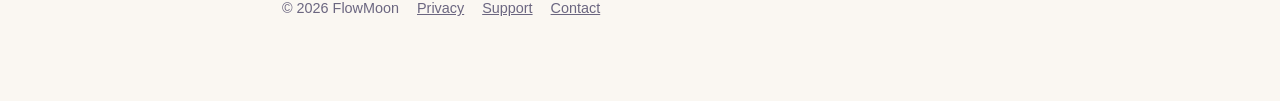
<file: support-android-en.html>
<!doctype html>
<html lang="en">
<head>
<meta charset="utf-8">
<meta name="viewport" content="width=device-width, initial-scale=1">
<title>FlowMoon, help and contact (android)</title>
<link rel="icon" href="favicon.svg" type="image/svg+xml">
<link rel="apple-touch-icon" href="apple-touch-icon.png">
<link rel="stylesheet" href="assets/site.css">
</head>
<body>
<main>
<header class="top"><img src="apple-touch-icon.png" alt=""><a class="brand" href="./">Flow<span>Moon</span></a></header>
<h1>Help and contact (Android)</h1>
<p>Last updated 15 October 2026</p>
<p>A question, a problem, an idea? Write to <a href="mailto:neousaxis@gmail.com">neousaxis@gmail.com</a>. Never attach your data or your backup: they are not needed to help you.</p>
<h2>Is my data sent anywhere?</h2>
<p>No. FlowMoon has no account and no server, and does not even have permission to access the Internet. Your data stays on your phone, encrypted. The details are in the privacy policy.</p>
<h2>How do I switch phones without losing my data?</h2>
<p>In Settings, My data, &quot;Export a backup&quot; with a passphrase, then &quot;Import a backup&quot; on the new phone. Google backups and phone transfers do not contain your FlowMoon data: this is on purpose, so that it never leaves your phone without you.</p>
<h2>I forgot my backup passphrase</h2>
<p>It cannot be recovered: nobody but you knows it, and that is what protects the file. As long as FlowMoon is installed on your phone, your data is still there: you can export a new backup with a new passphrase.</p>
<h2>My fingerprint or face is no longer recognized</h2>
<p>Your phone's PIN, pattern or password also unlocks FlowMoon.</p>
<h2>Are the predictions reliable?</h2>
<p>They are estimates calculated from your recent cycles, shown with their uncertainty range. They get more accurate as you log your periods. FlowMoon is neither a method of contraception nor a medical device: for any question about your health, talk to your doctor.</p>
<h2>How can I make FlowMoon more discreet?</h2>
<p>In Settings, Privacy: lock with your fingerprint, face or screen lock, discreet notifications (a neutral text that never mentions periods or symptoms) and a discreet icon.</p>
<h2>My reminders arrive late</h2>
<p>To save battery, Android can delay a reminder by up to an hour. To get them right on time, tap &quot;Allow exact time&quot; in Settings, Reminders, or allow &quot;Alarms &amp; reminders&quot; for FlowMoon in your phone's Settings (Apps, FlowMoon).</p>
<h2>How do I erase everything?</h2>
<p>In Settings, My data, &quot;Delete everything&quot;. It is permanent.</p>
<footer>
<span>© 2026 FlowMoon</span>
<a href="privacy-android-en.html">Privacy</a>
<a href="support-android-en.html">Support</a>
<a href="mailto:neousaxis@gmail.com">Contact</a>
</footer>
</main>
</body>
</html>
</file>
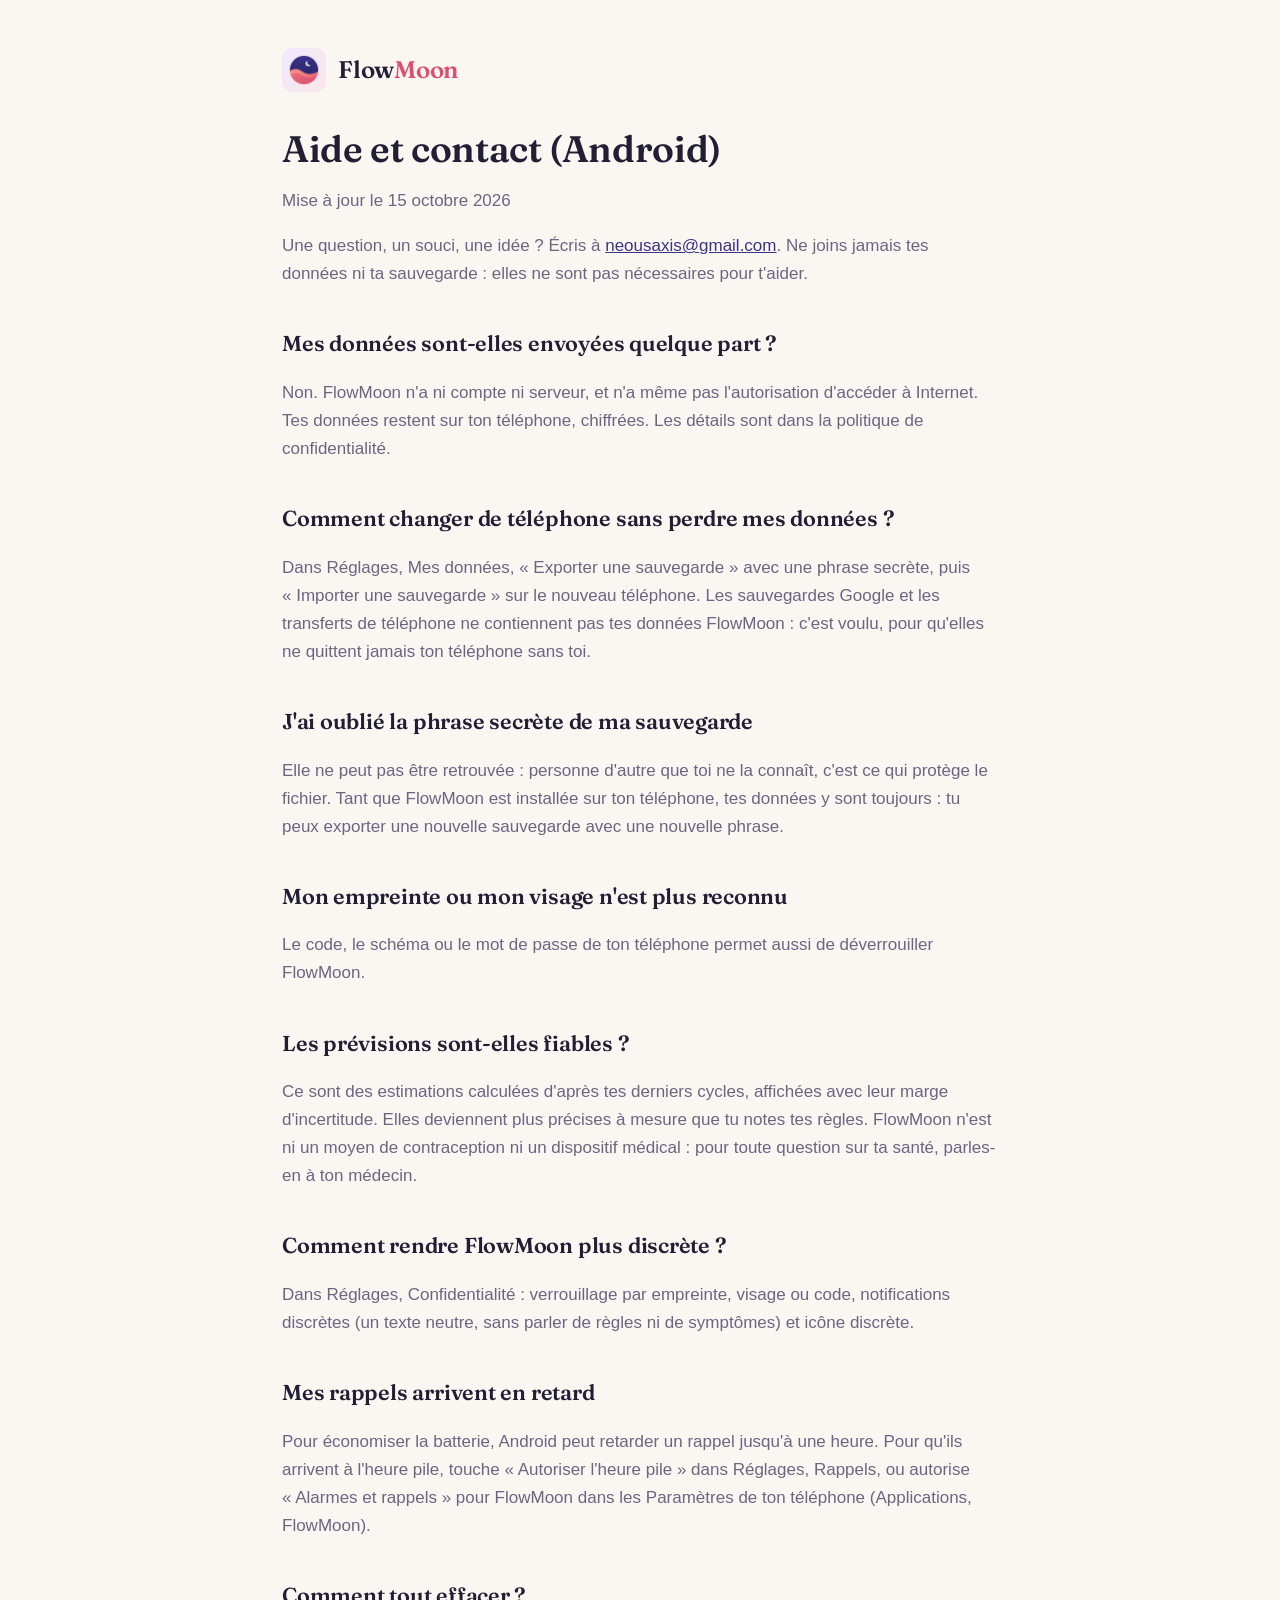
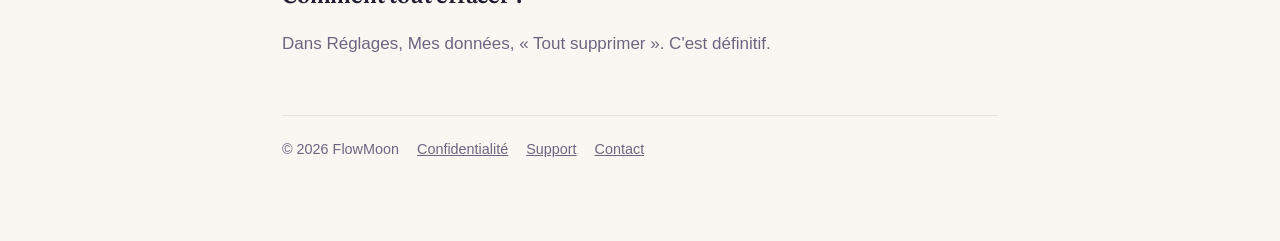
<file: support-android.html>
<!doctype html>
<html lang="fr">
<head>
<meta charset="utf-8">
<meta name="viewport" content="width=device-width, initial-scale=1">
<title>FlowMoon, aide et contact (android)</title>
<link rel="icon" href="favicon.svg" type="image/svg+xml">
<link rel="apple-touch-icon" href="apple-touch-icon.png">
<link rel="stylesheet" href="assets/site.css">
</head>
<body>
<main>
<header class="top"><img src="apple-touch-icon.png" alt=""><a class="brand" href="./">Flow<span>Moon</span></a></header>
<h1>Aide et contact (Android)</h1>
<p>Mise à jour le 15 octobre 2026</p>
<p>Une question, un souci, une idée ? Écris à <a href="mailto:neousaxis@gmail.com">neousaxis@gmail.com</a>. Ne joins jamais tes données ni ta sauvegarde : elles ne sont pas nécessaires pour t'aider.</p>
<h2>Mes données sont-elles envoyées quelque part ?</h2>
<p>Non. FlowMoon n'a ni compte ni serveur, et n'a même pas l'autorisation d'accéder à Internet. Tes données restent sur ton téléphone, chiffrées. Les détails sont dans la politique de confidentialité.</p>
<h2>Comment changer de téléphone sans perdre mes données ?</h2>
<p>Dans Réglages, Mes données, « Exporter une sauvegarde » avec une phrase secrète, puis « Importer une sauvegarde » sur le nouveau téléphone. Les sauvegardes Google et les transferts de téléphone ne contiennent pas tes données FlowMoon : c'est voulu, pour qu'elles ne quittent jamais ton téléphone sans toi.</p>
<h2>J'ai oublié la phrase secrète de ma sauvegarde</h2>
<p>Elle ne peut pas être retrouvée : personne d'autre que toi ne la connaît, c'est ce qui protège le fichier. Tant que FlowMoon est installée sur ton téléphone, tes données y sont toujours : tu peux exporter une nouvelle sauvegarde avec une nouvelle phrase.</p>
<h2>Mon empreinte ou mon visage n'est plus reconnu</h2>
<p>Le code, le schéma ou le mot de passe de ton téléphone permet aussi de déverrouiller FlowMoon.</p>
<h2>Les prévisions sont-elles fiables ?</h2>
<p>Ce sont des estimations calculées d'après tes derniers cycles, affichées avec leur marge d'incertitude. Elles deviennent plus précises à mesure que tu notes tes règles. FlowMoon n'est ni un moyen de contraception ni un dispositif médical : pour toute question sur ta santé, parles-en à ton médecin.</p>
<h2>Comment rendre FlowMoon plus discrète ?</h2>
<p>Dans Réglages, Confidentialité : verrouillage par empreinte, visage ou code, notifications discrètes (un texte neutre, sans parler de règles ni de symptômes) et icône discrète.</p>
<h2>Mes rappels arrivent en retard</h2>
<p>Pour économiser la batterie, Android peut retarder un rappel jusqu'à une heure. Pour qu'ils arrivent à l'heure pile, touche « Autoriser l'heure pile » dans Réglages, Rappels, ou autorise « Alarmes et rappels » pour FlowMoon dans les Paramètres de ton téléphone (Applications, FlowMoon).</p>
<h2>Comment tout effacer ?</h2>
<p>Dans Réglages, Mes données, « Tout supprimer ». C'est définitif.</p>
<footer>
<span>© 2026 FlowMoon</span>
<a href="privacy-android.html">Confidentialité</a>
<a href="support-android.html">Support</a>
<a href="mailto:neousaxis@gmail.com">Contact</a>
</footer>
</main>
</body>
</html>
</file>
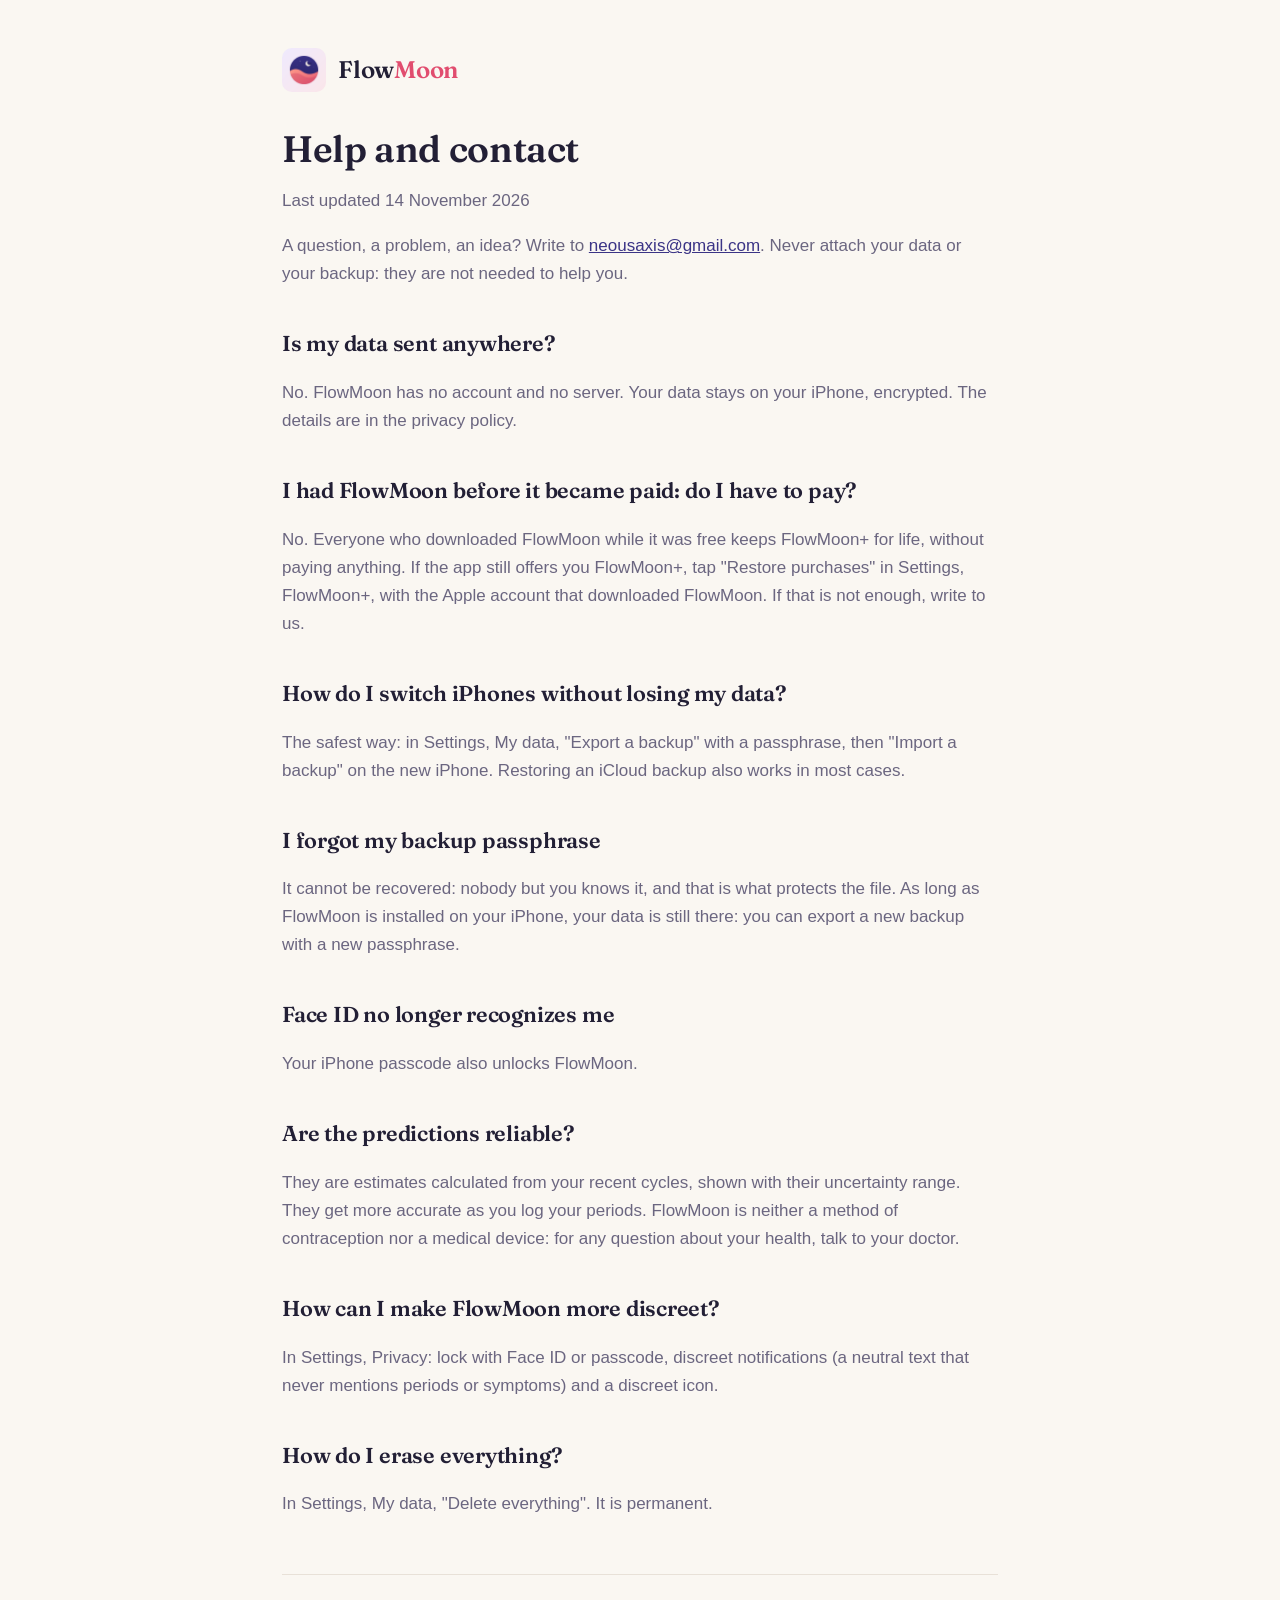
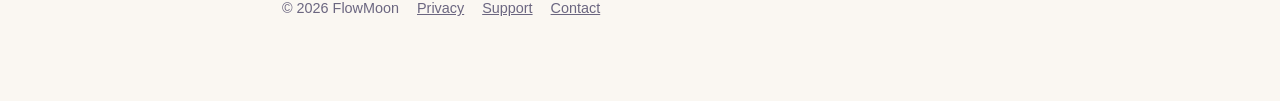
<file: support-en.html>
<!doctype html>
<html lang="en">
<head>
<meta charset="utf-8">
<meta name="viewport" content="width=device-width, initial-scale=1">
<title>FlowMoon, help and contact</title>
<link rel="icon" href="favicon.svg" type="image/svg+xml">
<link rel="apple-touch-icon" href="apple-touch-icon.png">
<link rel="stylesheet" href="assets/site.css">
</head>
<body>
<main>
<header class="top"><img src="apple-touch-icon.png" alt=""><a class="brand" href="./">Flow<span>Moon</span></a></header>
<h1>Help and contact</h1>
<p>Last updated 14 November 2026</p>
<p>A question, a problem, an idea? Write to <a href="mailto:neousaxis@gmail.com">neousaxis@gmail.com</a>. Never attach your data or your backup: they are not needed to help you.</p>
<h2>Is my data sent anywhere?</h2>
<p>No. FlowMoon has no account and no server. Your data stays on your iPhone, encrypted. The details are in the privacy policy.</p>
<h2>I had FlowMoon before it became paid: do I have to pay?</h2>
<p>No. Everyone who downloaded FlowMoon while it was free keeps FlowMoon+ for life, without paying anything. If the app still offers you FlowMoon+, tap &quot;Restore purchases&quot; in Settings, FlowMoon+, with the Apple account that downloaded FlowMoon. If that is not enough, write to us.</p>
<h2>How do I switch iPhones without losing my data?</h2>
<p>The safest way: in Settings, My data, &quot;Export a backup&quot; with a passphrase, then &quot;Import a backup&quot; on the new iPhone. Restoring an iCloud backup also works in most cases.</p>
<h2>I forgot my backup passphrase</h2>
<p>It cannot be recovered: nobody but you knows it, and that is what protects the file. As long as FlowMoon is installed on your iPhone, your data is still there: you can export a new backup with a new passphrase.</p>
<h2>Face ID no longer recognizes me</h2>
<p>Your iPhone passcode also unlocks FlowMoon.</p>
<h2>Are the predictions reliable?</h2>
<p>They are estimates calculated from your recent cycles, shown with their uncertainty range. They get more accurate as you log your periods. FlowMoon is neither a method of contraception nor a medical device: for any question about your health, talk to your doctor.</p>
<h2>How can I make FlowMoon more discreet?</h2>
<p>In Settings, Privacy: lock with Face ID or passcode, discreet notifications (a neutral text that never mentions periods or symptoms) and a discreet icon.</p>
<h2>How do I erase everything?</h2>
<p>In Settings, My data, &quot;Delete everything&quot;. It is permanent.</p>
<footer>
<span>© 2026 FlowMoon</span>
<a href="privacy-en.html">Privacy</a>
<a href="support-en.html">Support</a>
<a href="mailto:neousaxis@gmail.com">Contact</a>
</footer>
</main>
</body>
</html>
</file>
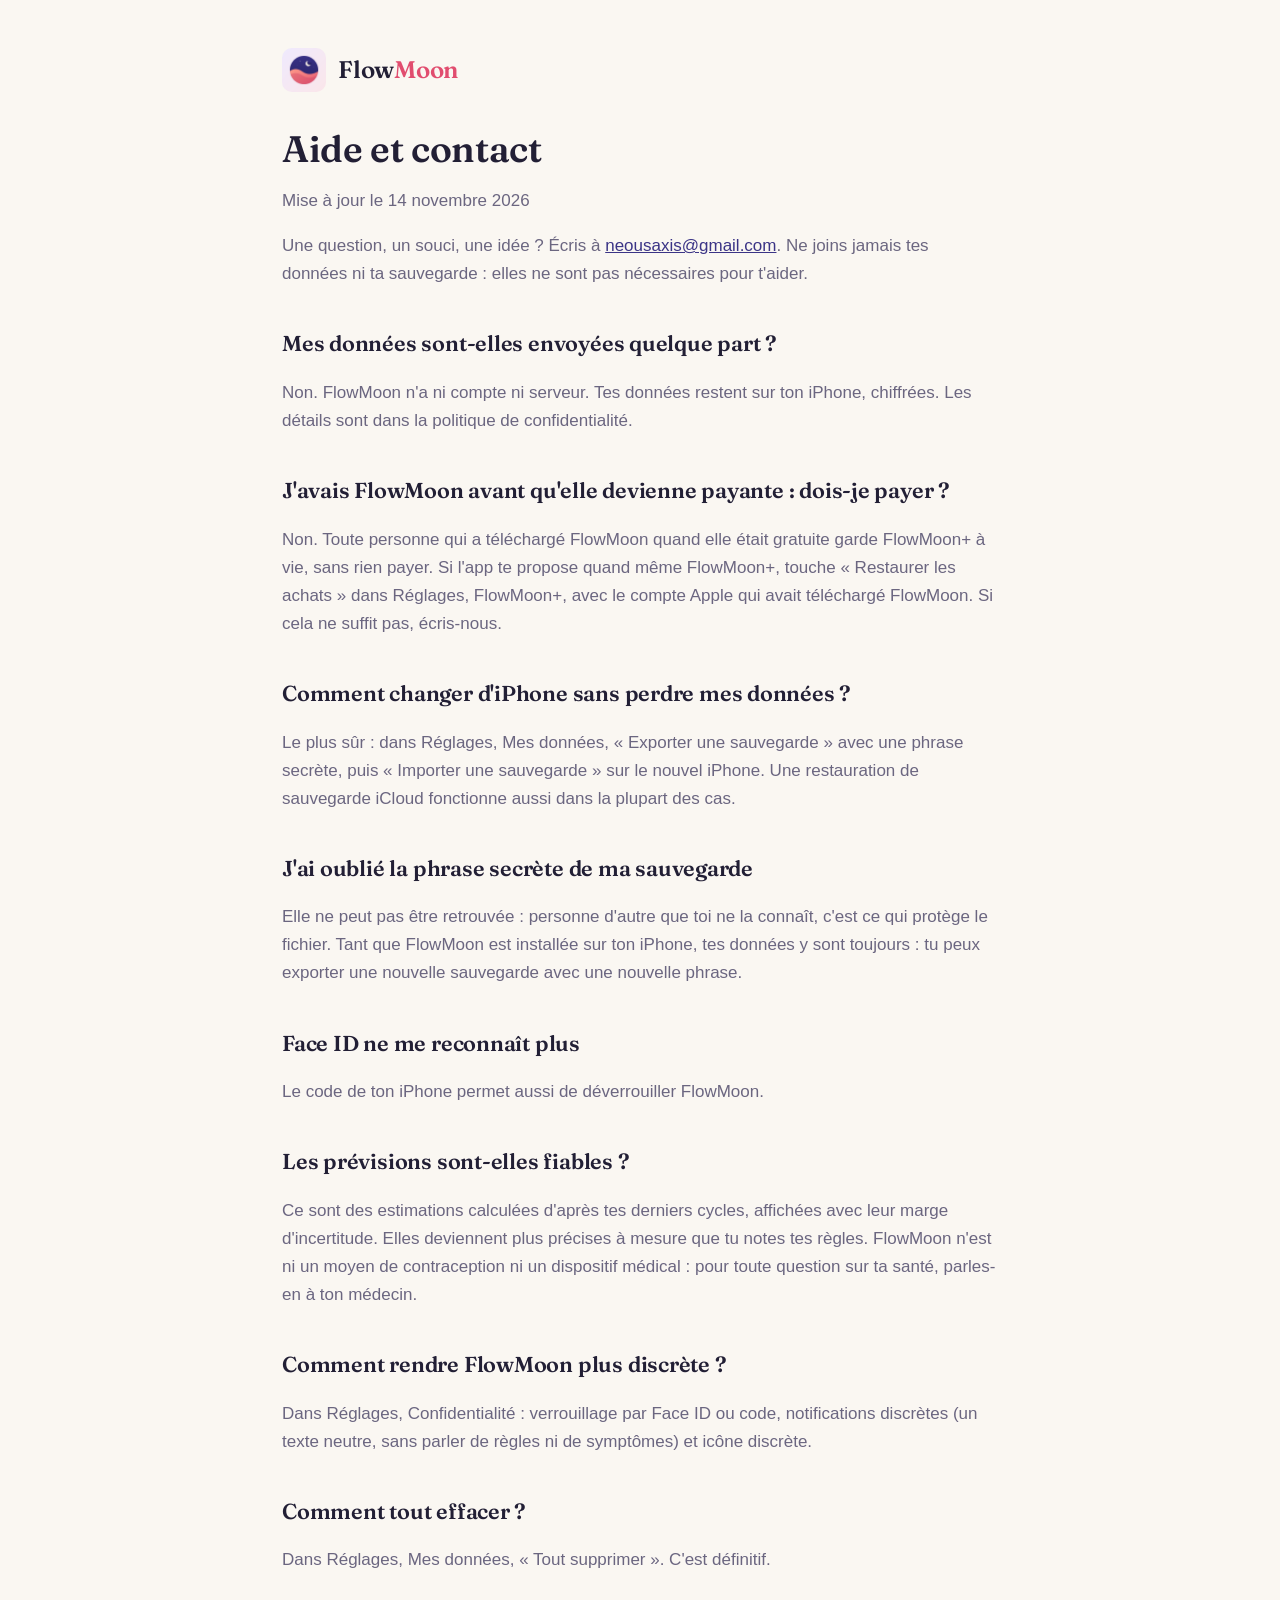
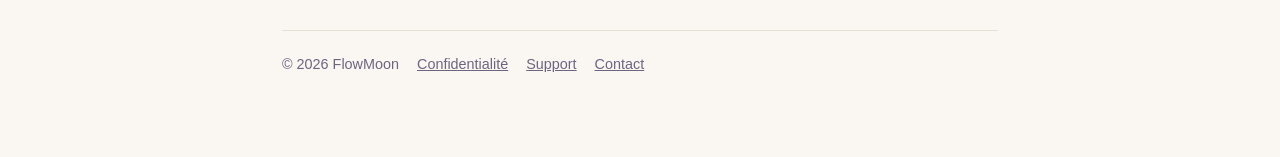
<file: support.html>
<!doctype html>
<html lang="fr">
<head>
<meta charset="utf-8">
<meta name="viewport" content="width=device-width, initial-scale=1">
<title>FlowMoon, aide et contact</title>
<link rel="icon" href="favicon.svg" type="image/svg+xml">
<link rel="apple-touch-icon" href="apple-touch-icon.png">
<link rel="stylesheet" href="assets/site.css">
</head>
<body>
<main>
<header class="top"><img src="apple-touch-icon.png" alt=""><a class="brand" href="./">Flow<span>Moon</span></a></header>
<h1>Aide et contact</h1>
<p>Mise à jour le 14 novembre 2026</p>
<p>Une question, un souci, une idée ? Écris à <a href="mailto:neousaxis@gmail.com">neousaxis@gmail.com</a>. Ne joins jamais tes données ni ta sauvegarde : elles ne sont pas nécessaires pour t'aider.</p>
<h2>Mes données sont-elles envoyées quelque part ?</h2>
<p>Non. FlowMoon n'a ni compte ni serveur. Tes données restent sur ton iPhone, chiffrées. Les détails sont dans la politique de confidentialité.</p>
<h2>J'avais FlowMoon avant qu'elle devienne payante : dois-je payer ?</h2>
<p>Non. Toute personne qui a téléchargé FlowMoon quand elle était gratuite garde FlowMoon+ à vie, sans rien payer. Si l'app te propose quand même FlowMoon+, touche « Restaurer les achats » dans Réglages, FlowMoon+, avec le compte Apple qui avait téléchargé FlowMoon. Si cela ne suffit pas, écris-nous.</p>
<h2>Comment changer d'iPhone sans perdre mes données ?</h2>
<p>Le plus sûr : dans Réglages, Mes données, « Exporter une sauvegarde » avec une phrase secrète, puis « Importer une sauvegarde » sur le nouvel iPhone. Une restauration de sauvegarde iCloud fonctionne aussi dans la plupart des cas.</p>
<h2>J'ai oublié la phrase secrète de ma sauvegarde</h2>
<p>Elle ne peut pas être retrouvée : personne d'autre que toi ne la connaît, c'est ce qui protège le fichier. Tant que FlowMoon est installée sur ton iPhone, tes données y sont toujours : tu peux exporter une nouvelle sauvegarde avec une nouvelle phrase.</p>
<h2>Face ID ne me reconnaît plus</h2>
<p>Le code de ton iPhone permet aussi de déverrouiller FlowMoon.</p>
<h2>Les prévisions sont-elles fiables ?</h2>
<p>Ce sont des estimations calculées d'après tes derniers cycles, affichées avec leur marge d'incertitude. Elles deviennent plus précises à mesure que tu notes tes règles. FlowMoon n'est ni un moyen de contraception ni un dispositif médical : pour toute question sur ta santé, parles-en à ton médecin.</p>
<h2>Comment rendre FlowMoon plus discrète ?</h2>
<p>Dans Réglages, Confidentialité : verrouillage par Face ID ou code, notifications discrètes (un texte neutre, sans parler de règles ni de symptômes) et icône discrète.</p>
<h2>Comment tout effacer ?</h2>
<p>Dans Réglages, Mes données, « Tout supprimer ». C'est définitif.</p>
<footer>
<span>© 2026 FlowMoon</span>
<a href="privacy.html">Confidentialité</a>
<a href="support.html">Support</a>
<a href="mailto:neousaxis@gmail.com">Contact</a>
</footer>
</main>
</body>
</html>
</file>
<file: assets/site.css>
@font-face { font-family: Fraunces; src: url(fraunces.woff2) format('woff2'); font-weight: 100 900; font-display: swap; }
:root { --bg:#faf7f2; --surface:#fff; --ink:#221f35; --muted:#6b6680; --line:#e8e1d8; --primary:#3b3486; --coral:#e14d6f; color-scheme: light dark; }
@media (prefers-color-scheme: dark) { :root { --bg:#110f1b; --surface:#1b1928; --ink:#f3f0fa; --muted:#a7a2bd; --line:#2e2b42; --primary:#b9b0ff; --coral:#ff8a9a; } }
* { box-sizing: border-box; }
body { margin:0; background:var(--bg); color:var(--ink); font:17px/1.65 -apple-system, BlinkMacSystemFont, "Segoe UI", Roboto, sans-serif; -webkit-font-smoothing: antialiased; }
main { max-width: 760px; margin: 0 auto; padding: 48px 22px 80px; }
h1, h2, .brand { font-family: Fraunces, Georgia, serif; font-weight: 600; letter-spacing: -0.01em; }
h1 { font-size: 2.3rem; line-height: 1.15; margin: 0 0 12px; }
h2 { font-size: 1.35rem; margin: 38px 0 8px; }
p, li { color: var(--muted); }
strong { color: var(--ink); }
a { color: var(--primary); }
header.top { display:flex; align-items:center; gap:12px; margin-bottom: 36px; }
header.top img { width:44px; height:44px; border-radius: 22.5%; }
header.top .brand { font-size: 1.5rem; color: var(--ink); text-decoration: none; }
.brand span { color: var(--coral); }
.card { background: var(--surface); border-radius: 24px; padding: 22px 24px; margin: 18px 0; box-shadow: 0 1px 2px rgb(0 0 0 / .04), 0 8px 24px rgb(0 0 0 / .05); }
.hero { text-align:center; padding-top: 24px; }
.hero img.icon { width: 132px; height: 132px; border-radius: 22.5%; box-shadow: 0 18px 40px rgb(34 31 53 / .18); }
.hero p.lead { font-size: 1.15rem; max-width: 560px; margin: 0 auto; }
.grid { display:grid; grid-template-columns: repeat(auto-fit, minmax(210px, 1fr)); gap: 14px; margin-top: 30px; }
.grid .card { margin: 0; }
.grid h3 { margin: 0 0 4px; font-size: 1.02rem; color: var(--ink); }
.grid p { margin: 0; font-size: .95rem; }
footer { margin-top: 56px; padding-top: 22px; border-top: 1px solid var(--line); font-size: .9rem; color: var(--muted); display:flex; flex-wrap:wrap; gap: 18px; }
footer a { color: var(--muted); }
</file>
